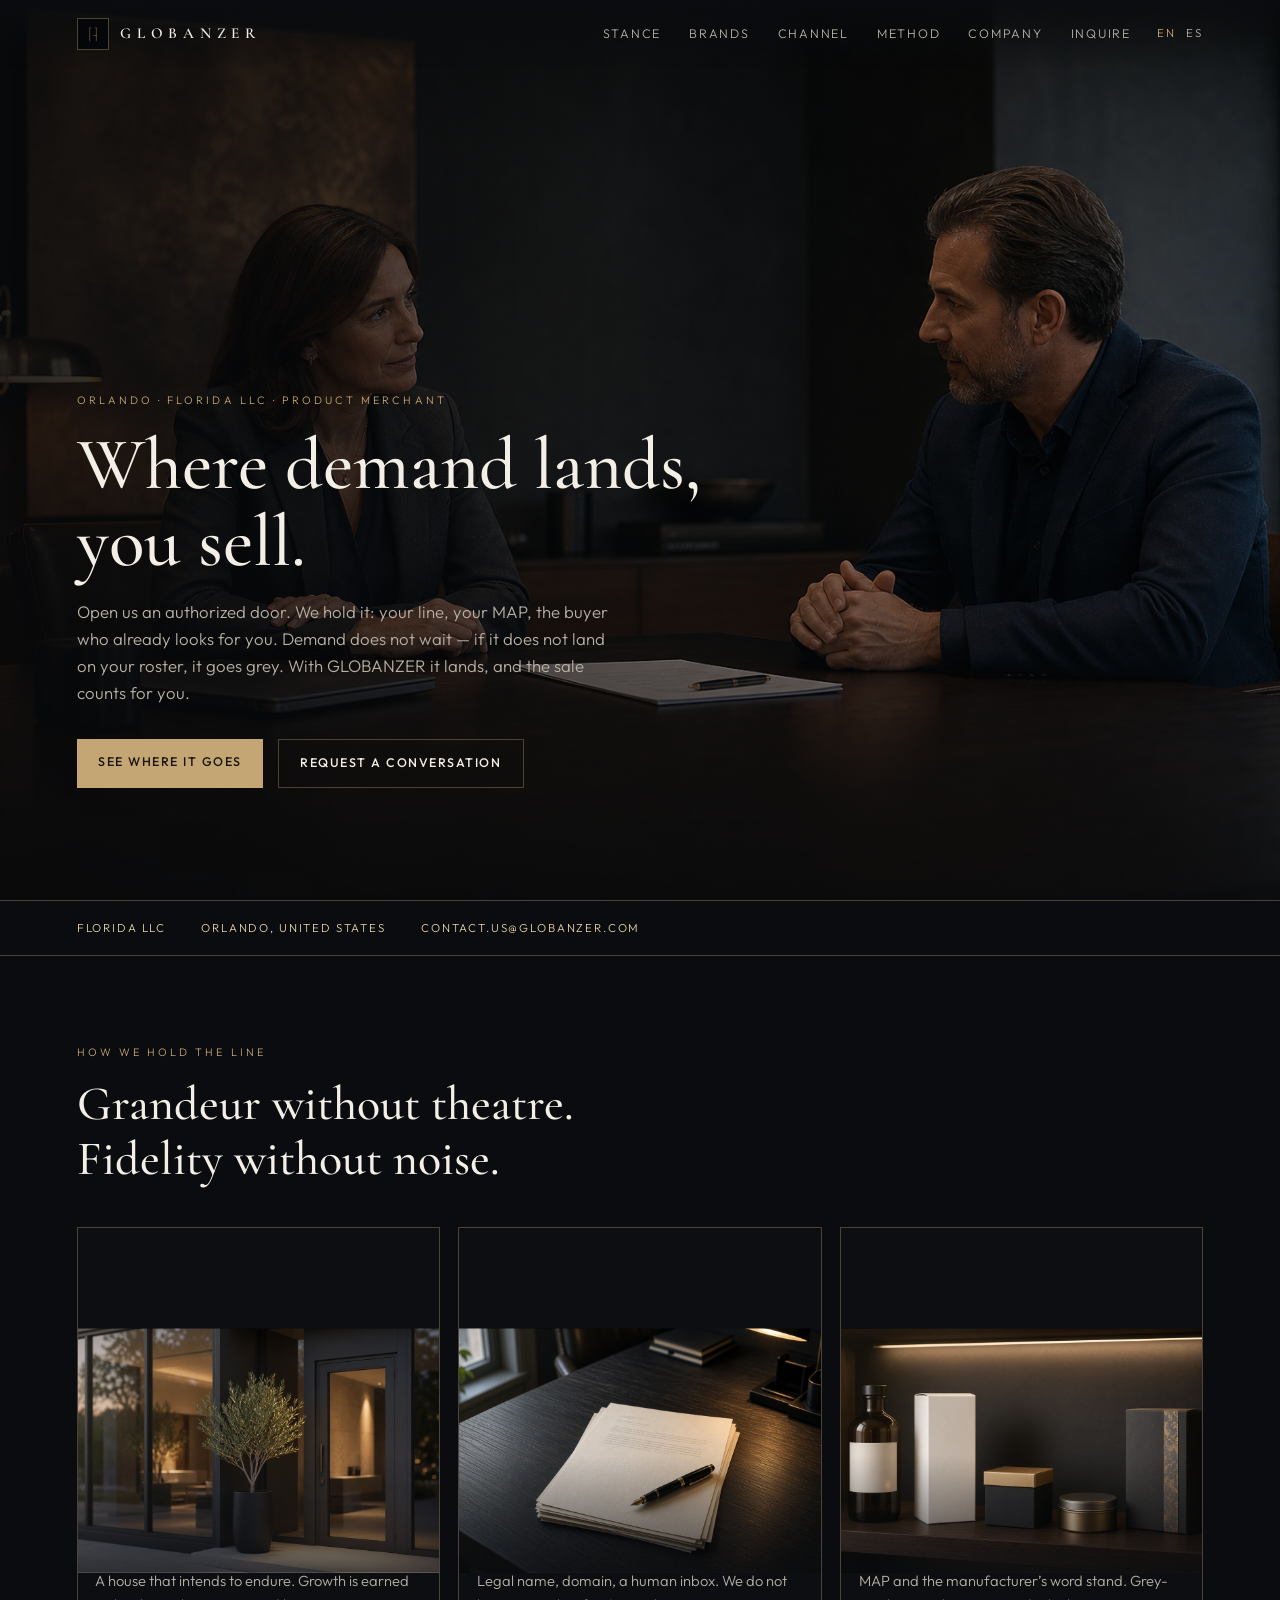
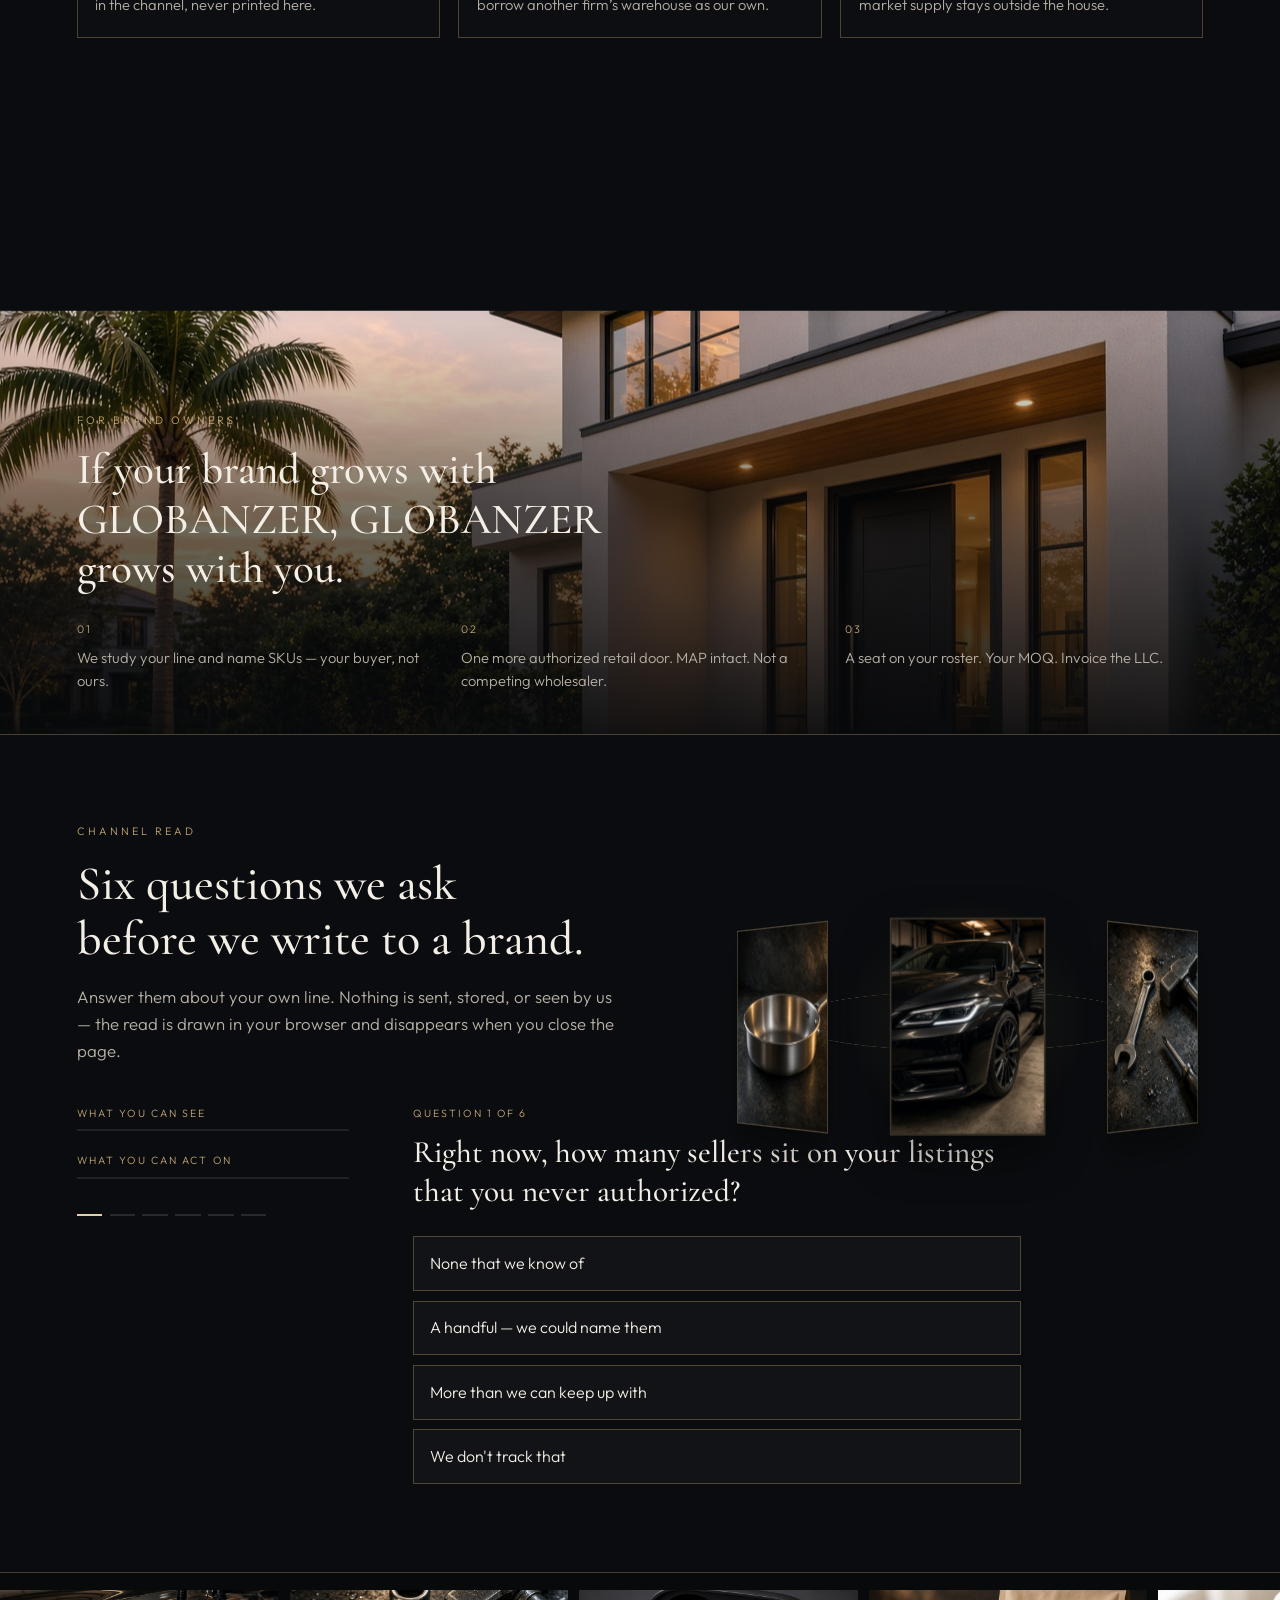
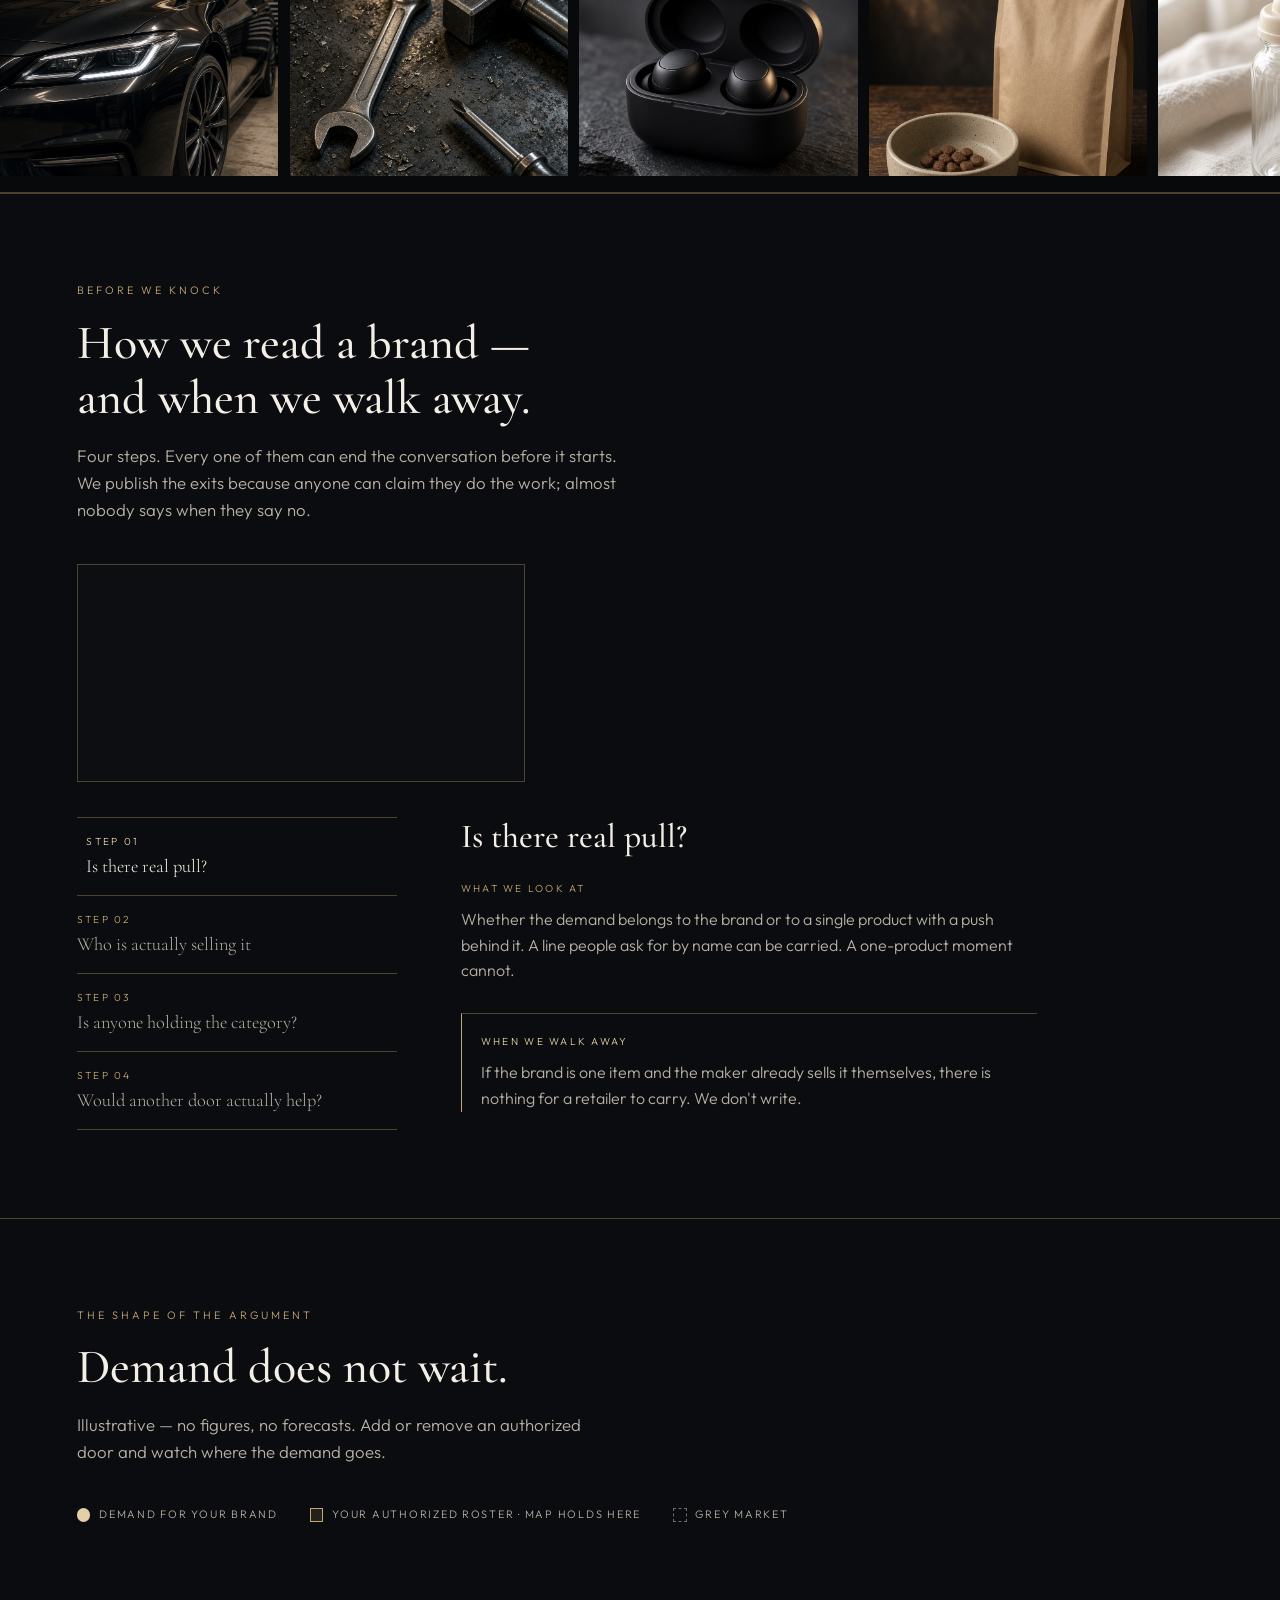
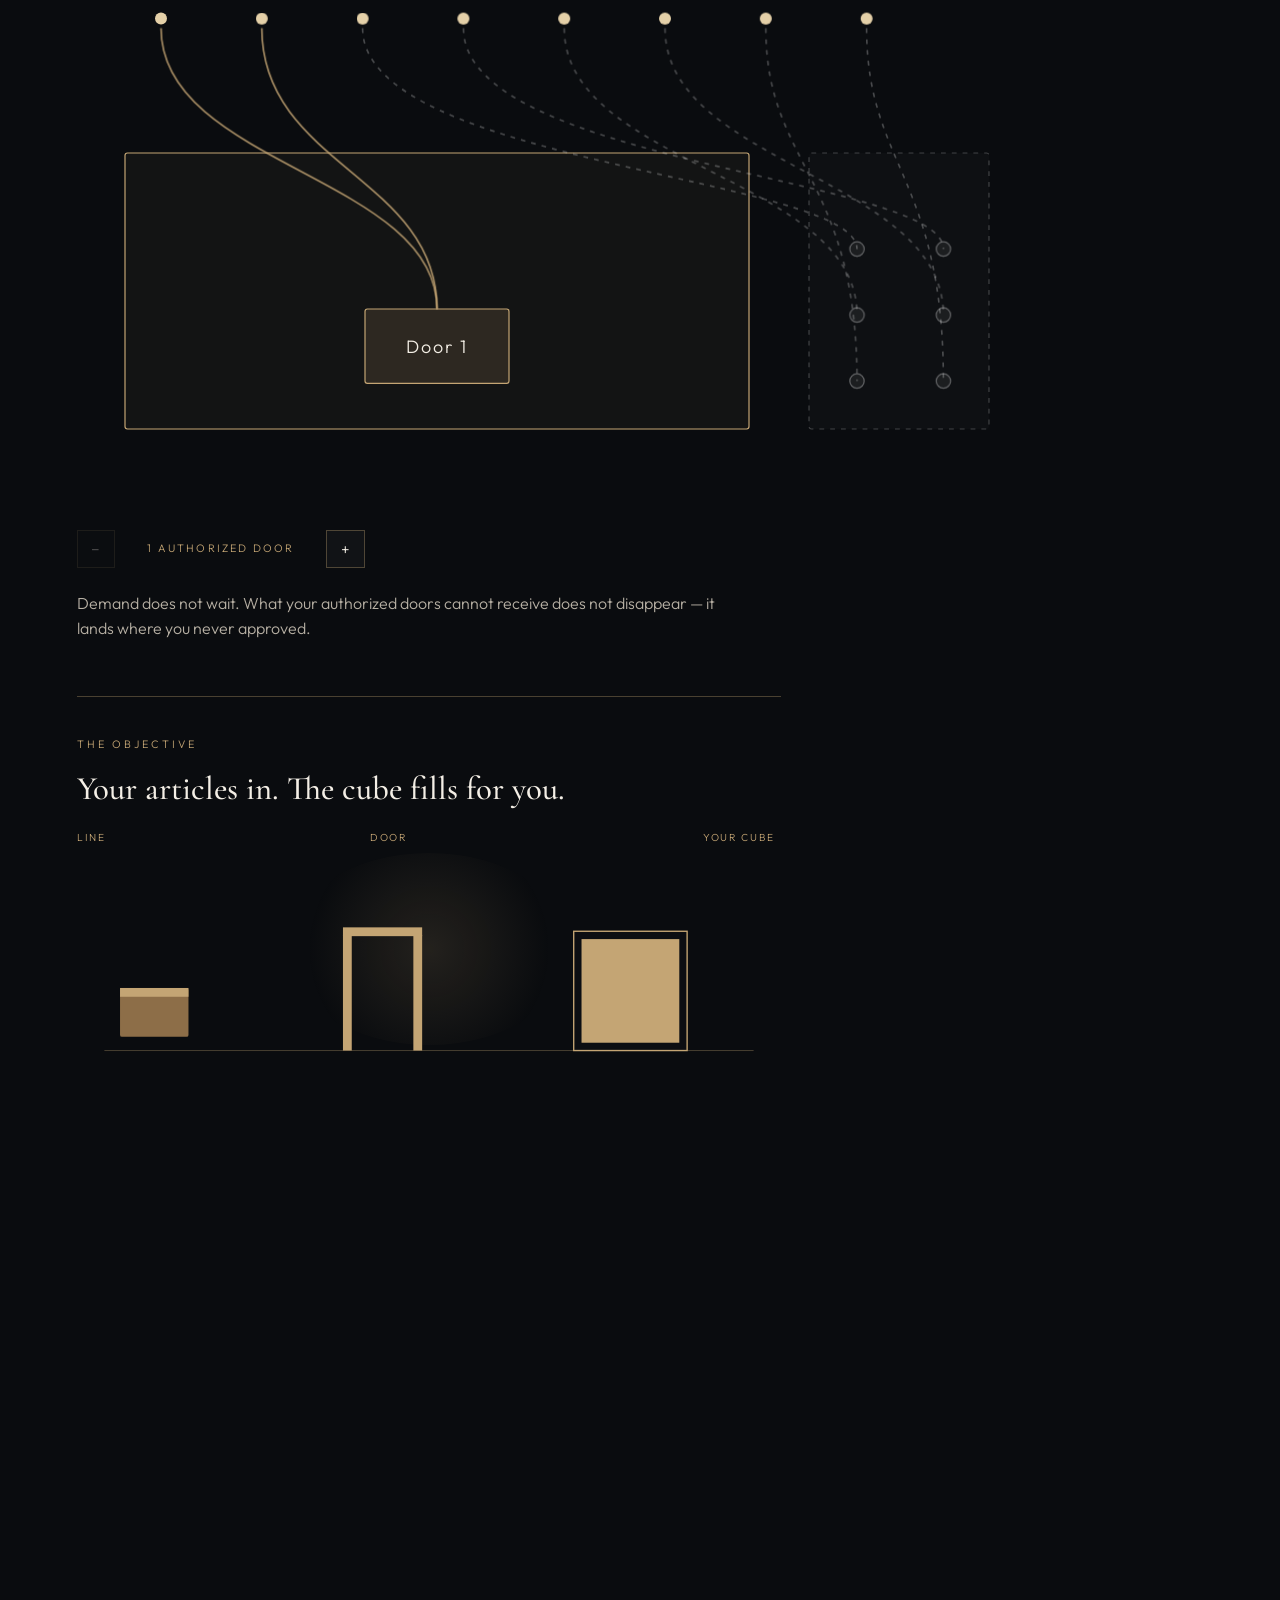
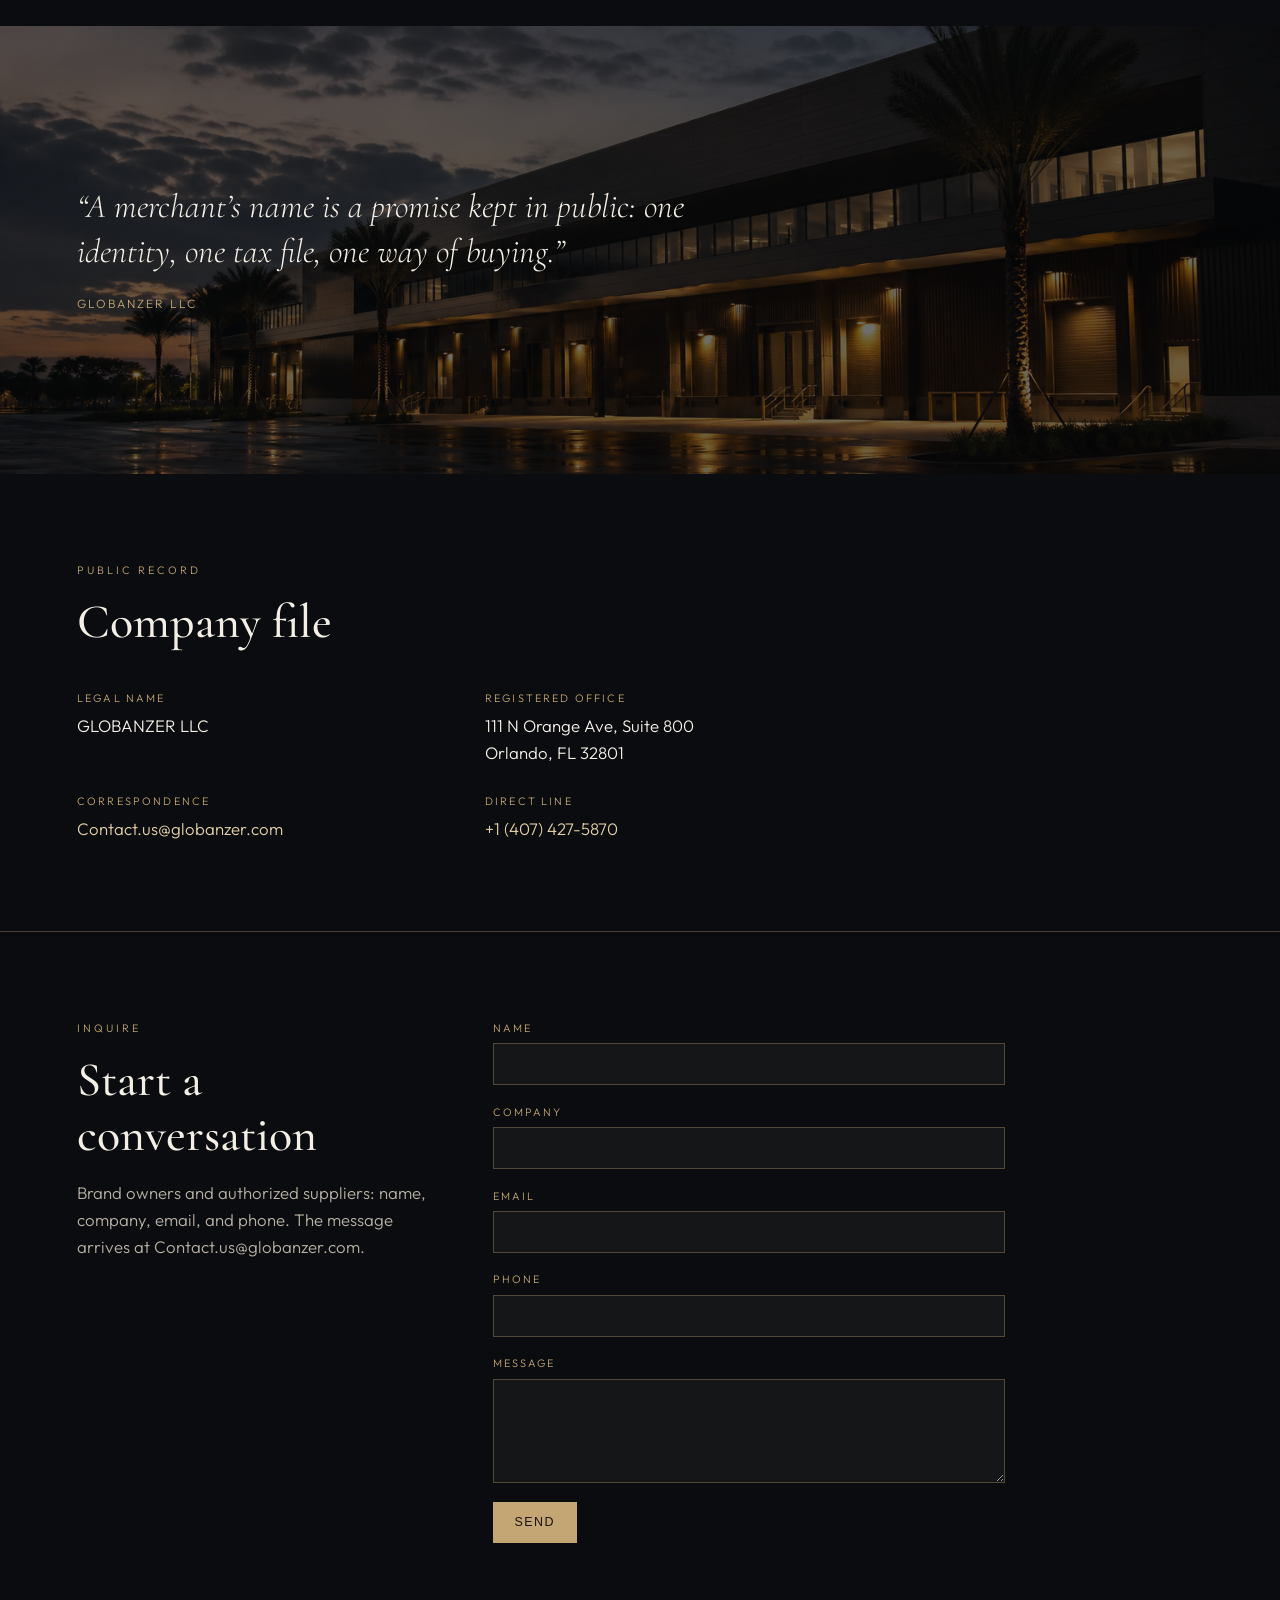
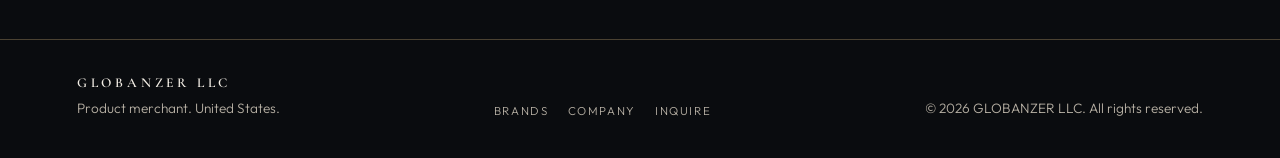
<file: index.html>
<!DOCTYPE html>
<html lang="en">
<head>
  <meta charset="utf-8" />
  <meta name="viewport" content="width=device-width, initial-scale=1" />
  <title>GLOBANZER LLC — Where demand lands, you sell</title>
  <meta name="description" content="Where demand lands, you sell. GLOBANZER is an authorized door — MAP intact — so that demand counts for you. Orlando." />
  <link rel="canonical" href="https://globanzer.com/" />
  <meta property="og:title" content="GLOBANZER LLC — Where demand lands, you sell" />
  <meta property="og:description" content="Demand that cannot land authorized goes grey. GLOBANZER is that door. MAP intact. Orlando." />
  <meta property="og:url" content="https://globanzer.com/" />
  <meta property="og:image" content="https://globanzer.com/assets/globanzer-hero-alianza-16x9.png" />
  <meta property="og:type" content="website" />
  <meta name="theme-color" content="#0a0c0f" />
  <link rel="preconnect" href="https://fonts.googleapis.com" />
  <link rel="preconnect" href="https://fonts.gstatic.com" crossorigin />
  <link href="https://fonts.googleapis.com/css2?family=Cormorant+Garamond:ital,wght@0,500;0,600;1,500&family=Outfit:wght@300;400;500;600&display=swap" rel="stylesheet" />
  <link rel="alternate" hreflang="en" href="/" />
  <link rel="alternate" hreflang="es" href="/es/" />
  <link rel="icon" href="assets/logo-mark.png" type="image/png" />
  <link rel="stylesheet" href="styles.css" />
  <script type="application/ld+json">
  {"@context":"https://schema.org","@type":"Organization","name":"GLOBANZER LLC","url":"https://globanzer.com","email":"Contact.us@globanzer.com","telephone":"+1-407-427-5870","address":{"@type":"PostalAddress","streetAddress":"111 N Orange Ave, Suite 800","addressLocality":"Orlando","addressRegion":"FL","postalCode":"32801","addressCountry":"US"}}
  </script>
</head>
<body>
  <a class="skip" href="#partners">Skip to brands</a>
  <header class="nav">
    <a class="brand" href="#top">
      <img src="assets/logo-mark.png" alt="GLOBANZER portal mark" width="36" height="36" />
      <span>GLOBANZER</span>
    </a>
    <div class="nav-right">
      <nav class="nav-links">
        <a href="#stance">Stance</a>
        <a href="#partners">Brands</a>
        <a href="#channel">Channel</a>
        <a href="#method">Method</a>
        <a href="#file">Company</a>
        <a href="#inquire">Inquire</a>
      </nav>
      <nav class="langs" aria-label="Language">
        <a href="/" aria-current="page">EN</a>
        <a href="/es/">ES</a>
      </nav>
    </div>
  </header>

  <section class="hero" id="top">
    <div class="hero-veil"></div>
    <div class="hero-inner">
      <p class="eyebrow">Orlando · Florida LLC · Product merchant</p>
      <h1>Where demand lands,<br />you sell.</h1>
      <p class="lede">
        Open us an authorized door. We hold it: your line, your MAP, the buyer who already looks for you.
        Demand does not wait — if it does not land on your roster, it goes grey. With GLOBANZER it lands, and the sale counts for you.
      </p>
      <div class="hero-actions">
        <a class="btn" href="#doors">See where it goes</a>
        <a class="btn-ghost" href="#inquire">Request a conversation</a>
      </div>
    </div>
  </section>

  <section class="ribbon">
    <span>Florida LLC</span>
    <span>Orlando, United States</span>
    <span>Contact.us@globanzer.com</span>
  </section>

  <section class="stance" id="stance">
    <header class="section-head">
      <p class="eyebrow">How we hold the line</p>
      <h2>Grandeur without theatre.<br />Fidelity without noise.</h2>
    </header>
    <div class="frames">
      <article class="frame">
        <div class="frame-media" data-parallax>
          <img class="frame-shot" src="assets/globanzer-frame-door.png" alt="A contemporary glass door, warm light at the threshold" width="1200" height="900" />
        </div>
        <div class="frame-cap">
          <p class="num">01</p>
          <h3>The door</h3>
          <p>A house that intends to endure. Growth is earned in the channel, never printed here.</p>
        </div>
      </article>
      <article class="frame">
        <div class="frame-media" data-parallax>
          <img class="frame-shot" src="assets/globanzer-frame-paper.png" alt="A real desk, paper and a pen in lamp light" width="1200" height="900" />
        </div>
        <div class="frame-cap">
          <p class="num">02</p>
          <h3>The paper</h3>
          <p>Legal name, domain, a human inbox. We do not borrow another firm’s warehouse as our own.</p>
        </div>
      </article>
      <article class="frame">
        <div class="frame-media" data-parallax>
          <img class="frame-shot" src="assets/globanzer-frame-line.png" alt="A mixed retail line on a quiet shelf" width="1200" height="900" />
        </div>
        <div class="frame-cap">
          <p class="num">03</p>
          <h3>The line</h3>
          <p>MAP and the manufacturer’s word stand. Grey-market supply stays outside the house.</p>
        </div>
      </article>
    </div>
  </section>

  <section class="chapter" id="partners">
    <figure class="chapter-bleed">
      <div class="chapter-shot" data-parallax>
        <img src="assets/globanzer-chapter-demand.png" alt="A parcel at a modern American front door" width="1920" height="1080" />
      </div>
      <figcaption>
        <p class="eyebrow">For brand owners</p>
        <h2>If your brand grows with GLOBANZER, GLOBANZER grows with you.</h2>
        <ul class="chapter-lines">
          <li><span>01</span> We study your line and name SKUs — your buyer, not ours.</li>
          <li><span>02</span> One more authorized retail door. MAP intact. Not a competing wholesaler.</li>
          <li><span>03</span> A seat on your roster. Your MOQ. Invoice the LLC.</li>
        </ul>
      </figcaption>
    </figure>
  </section>

  <section class="diag" id="channel">
    <div class="orbit" aria-hidden="true">
      <div class="orbit-rail"></div>
      <div class="orbit-ring">
        <figure class="orbit-card" style="--i:0"><img src="assets/globanzer-orbit-auto.png" alt="" width="900" height="1200" /></figure>
        <figure class="orbit-card" style="--i:1"><img src="assets/globanzer-orbit-tools.png" alt="" width="900" height="1200" /></figure>
        <figure class="orbit-card" style="--i:2"><img src="assets/globanzer-orbit-tech.png" alt="" width="900" height="1200" /></figure>
        <figure class="orbit-card" style="--i:3"><img src="assets/globanzer-orbit-pets.png" alt="" width="900" height="1200" /></figure>
        <figure class="orbit-card" style="--i:4"><img src="assets/globanzer-orbit-baby.png" alt="" width="900" height="1200" /></figure>
        <figure class="orbit-card" style="--i:5"><img src="assets/globanzer-orbit-care.png" alt="" width="900" height="1200" /></figure>
        <figure class="orbit-card" style="--i:6"><img src="assets/globanzer-orbit-beauty.png" alt="" width="900" height="1200" /></figure>
        <figure class="orbit-card" style="--i:7"><img src="assets/globanzer-orbit-sports.png" alt="" width="900" height="1200" /></figure>
        <figure class="orbit-card" style="--i:8"><img src="assets/globanzer-orbit-kitchen.png" alt="" width="900" height="1200" /></figure>
      </div>
    </div>
    <header class="section-head">
      <p class="eyebrow">Channel read</p>
      <h2>Six questions we ask<br />before we write to a brand.</h2>
      <p class="lede">Answer them about your own line. Nothing is sent, stored, or seen by us — the read is drawn in your browser and disappears when you close the page.</p>
    </header>
    <div class="diag-shell" data-diag aria-live="polite"></div>
  </section>

  <section class="film" aria-label="Where demand lands">
    <div class="marquee">
      <div class="marquee-track">
        <img src="assets/globanzer-orbit-auto.png" alt="" width="900" height="1200" />
        <img src="assets/globanzer-orbit-tools.png" alt="" width="900" height="1200" />
        <img src="assets/globanzer-orbit-tech.png" alt="" width="900" height="1200" />
        <img src="assets/globanzer-orbit-pets.png" alt="" width="900" height="1200" />
        <img src="assets/globanzer-orbit-baby.png" alt="" width="900" height="1200" />
        <img src="assets/globanzer-orbit-care.png" alt="" width="900" height="1200" />
        <img src="assets/globanzer-orbit-beauty.png" alt="" width="900" height="1200" />
        <img src="assets/globanzer-orbit-sports.png" alt="" width="900" height="1200" />
        <img src="assets/globanzer-orbit-kitchen.png" alt="" width="900" height="1200" />
        <img src="assets/globanzer-orbit-auto.png" alt="" width="900" height="1200" />
        <img src="assets/globanzer-orbit-tools.png" alt="" width="900" height="1200" />
        <img src="assets/globanzer-orbit-tech.png" alt="" width="900" height="1200" />
        <img src="assets/globanzer-orbit-pets.png" alt="" width="900" height="1200" />
        <img src="assets/globanzer-orbit-baby.png" alt="" width="900" height="1200" />
        <img src="assets/globanzer-orbit-care.png" alt="" width="900" height="1200" />
        <img src="assets/globanzer-orbit-beauty.png" alt="" width="900" height="1200" />
        <img src="assets/globanzer-orbit-sports.png" alt="" width="900" height="1200" />
        <img src="assets/globanzer-orbit-kitchen.png" alt="" width="900" height="1200" />
      </div>
    </div>
  </section>

  <section class="steps" id="method">
    <header class="section-head">
      <p class="eyebrow">Before we knock</p>
      <h2>How we read a brand —<br />and when we walk away.</h2>
      <p class="lede">Four steps. Every one of them can end the conversation before it starts. We publish the exits because anyone can claim they do the work; almost nobody says when they say no.</p>
    </header>
    <div class="method-lay">
      <figure class="method-plate">
        <div class="method-shot" data-parallax>
          <img src="assets/globanzer-frame-paper.png" alt="Paper on a desk under a lamp" width="1200" height="900" />
        </div>
      </figure>
      <div class="steps-shell" data-steps></div>
    </div>
  </section>

  <section class="doors" id="doors">
    <header class="section-head">
      <p class="eyebrow">The shape of the argument</p>
      <h2>Demand does not wait.</h2>
      <p class="lede">Illustrative — no figures, no forecasts. Add or remove an authorized door and watch where the demand goes.</p>
    </header>
    <div class="doors-shell" data-doors></div>
    <aside class="convert">
      <p class="eyebrow">The objective</p>
      <h3>Your articles in. The cube fills for you.</h3>
      <div class="convert-labs" aria-hidden="true"><span>Line</span><span>Door</span><span>Your cube</span></div>
      <div class="convert-stage" aria-hidden="true">
        <svg viewBox="0 0 720 240" xmlns="http://www.w3.org/2000/svg">
          <line x1="28" y1="200" x2="692" y2="200" stroke="rgba(196,165,116,0.35)" />
          <g class="convert-box">
            <rect x="44" y="136" width="70" height="50" rx="2" fill="#8d6e48" />
            <rect x="44" y="136" width="70" height="9" fill="#c4a574" />
          </g>
          <g class="convert-portal">
            <rect x="272" y="82" width="9" height="118" fill="#c4a574" />
            <rect x="344" y="82" width="9" height="118" fill="#c4a574" />
            <rect x="272" y="74" width="81" height="9" fill="#c4a574" />
          </g>
          <g class="convert-cube">
            <rect x="508" y="78" width="116" height="122" fill="#0c0e12" stroke="#c4a574" stroke-width="1.4" />
            <rect class="convert-fill" x="516" y="86" width="100" height="106" fill="#c4a574" />
          </g>
        </svg>
        <p class="convert-mark">Top sales</p>
      </div>
    </aside>
  </section>

  <figure class="band">
    <div class="band-shot" data-parallax>
      <img src="assets/globanzer-marquee-land.png" alt="Demand landing on the counter" width="1200" height="900" />
    </div>
  </figure>

  <section class="campus">
    <div class="campus-veil"></div>
    <blockquote>
      <p>“A merchant’s name is a promise kept in public: one identity, one tax file, one way of buying.”</p>
      <cite>GLOBANZER LLC</cite>
    </blockquote>
  </section>

  <section class="file" id="file">
    <header class="section-head">
      <p class="eyebrow">Public record</p>
      <h2>Company file</h2>
    </header>
    <dl>
      <div><dt>Legal name</dt><dd>GLOBANZER LLC</dd></div>
      <div><dt>Registered office</dt><dd>111 N Orange Ave, Suite 800<br />Orlando, FL 32801</dd></div>
      <div><dt>Correspondence</dt><dd><a href="mailto:Contact.us@globanzer.com">Contact.us@globanzer.com</a></dd></div>
      <div><dt>Direct line</dt><dd><a href="tel:+14074275870">+1 (407) 427-5870</a></dd></div>
    </dl>
  </section>

  <section class="inquire" id="inquire">
    <div class="inquire-grid">
      <header class="section-head">
        <p class="eyebrow">Inquire</p>
        <h2>Start a conversation</h2>
        <p class="lede">Brand owners and authorized suppliers: name, company, email, and phone. The message arrives at Contact.us@globanzer.com.</p>
      </header>
      <form id="inquire-form" data-sending="Sending…" data-ok="Received. We will reply from Contact.us@globanzer.com." data-err="Could not send. Email Contact.us@globanzer.com directly.">
        <label>Name <input type="text" name="name" required autocomplete="name" /></label>
        <label>Company <input type="text" name="company" autocomplete="organization" /></label>
        <label>Email <input type="email" name="email" required autocomplete="email" /></label>
        <label>Phone <input type="tel" name="phone" autocomplete="tel" /></label>
        <label>Message <textarea name="message" rows="4"></textarea></label>
        <input class="hp" type="text" name="_gotcha" tabindex="-1" autocomplete="off" />
        <button class="btn" type="submit">Send</button>
        <p id="inquire-status" hidden></p>
      </form>
    </div>
  </section>

  <footer>
    <div>
      <strong>GLOBANZER LLC</strong>
      <p>Product merchant. United States.</p>
    </div>
    <nav class="foot-links" aria-label="Footer">
      <a href="#partners">Brands</a>
      <a href="#file">Company</a>
      <a href="#inquire">Inquire</a>
    </nav>
    <p class="copy">© 2026 GLOBANZER LLC. All rights reserved.</p>
  </footer>
  <script src="assets/inquire.js"></script>
  <script src="assets/channel.js"></script>
  <script src="assets/method.js"></script>
  <script src="assets/motion.js"></script>
</body>
</html>
</file>
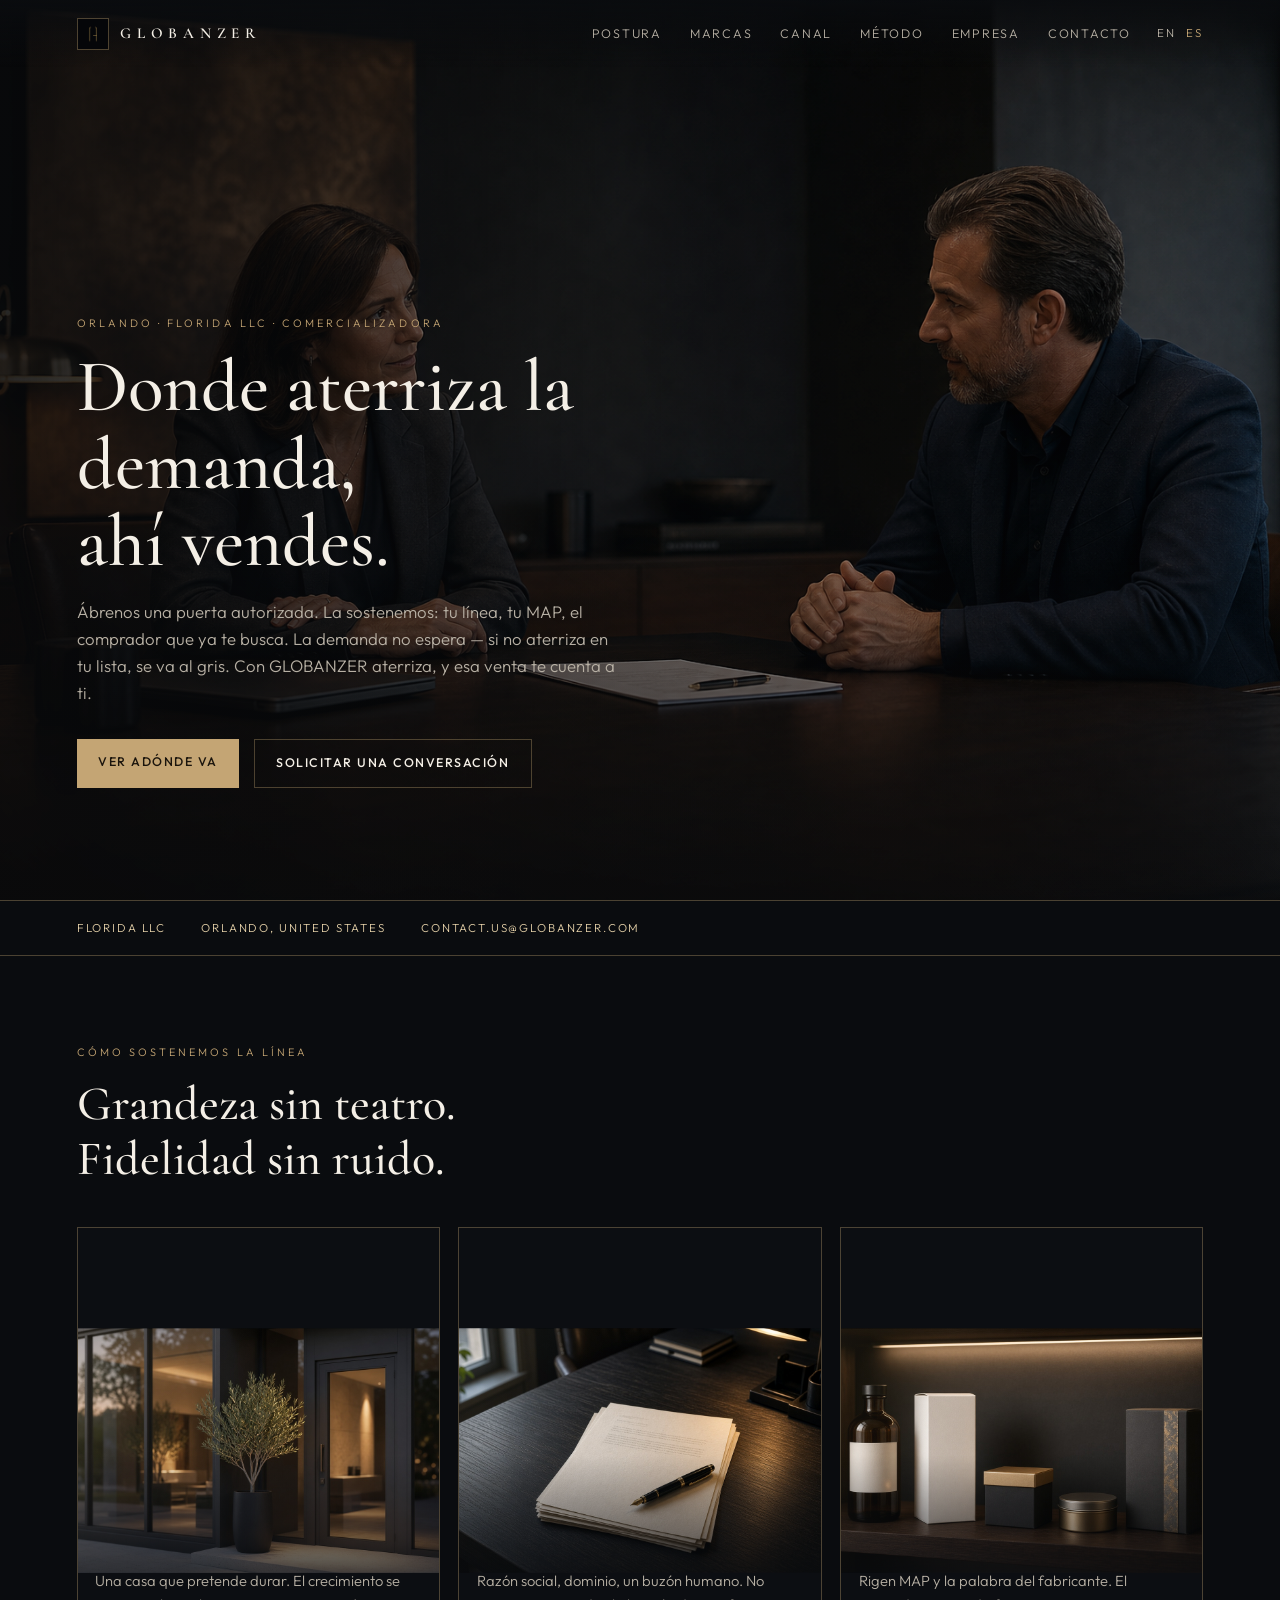
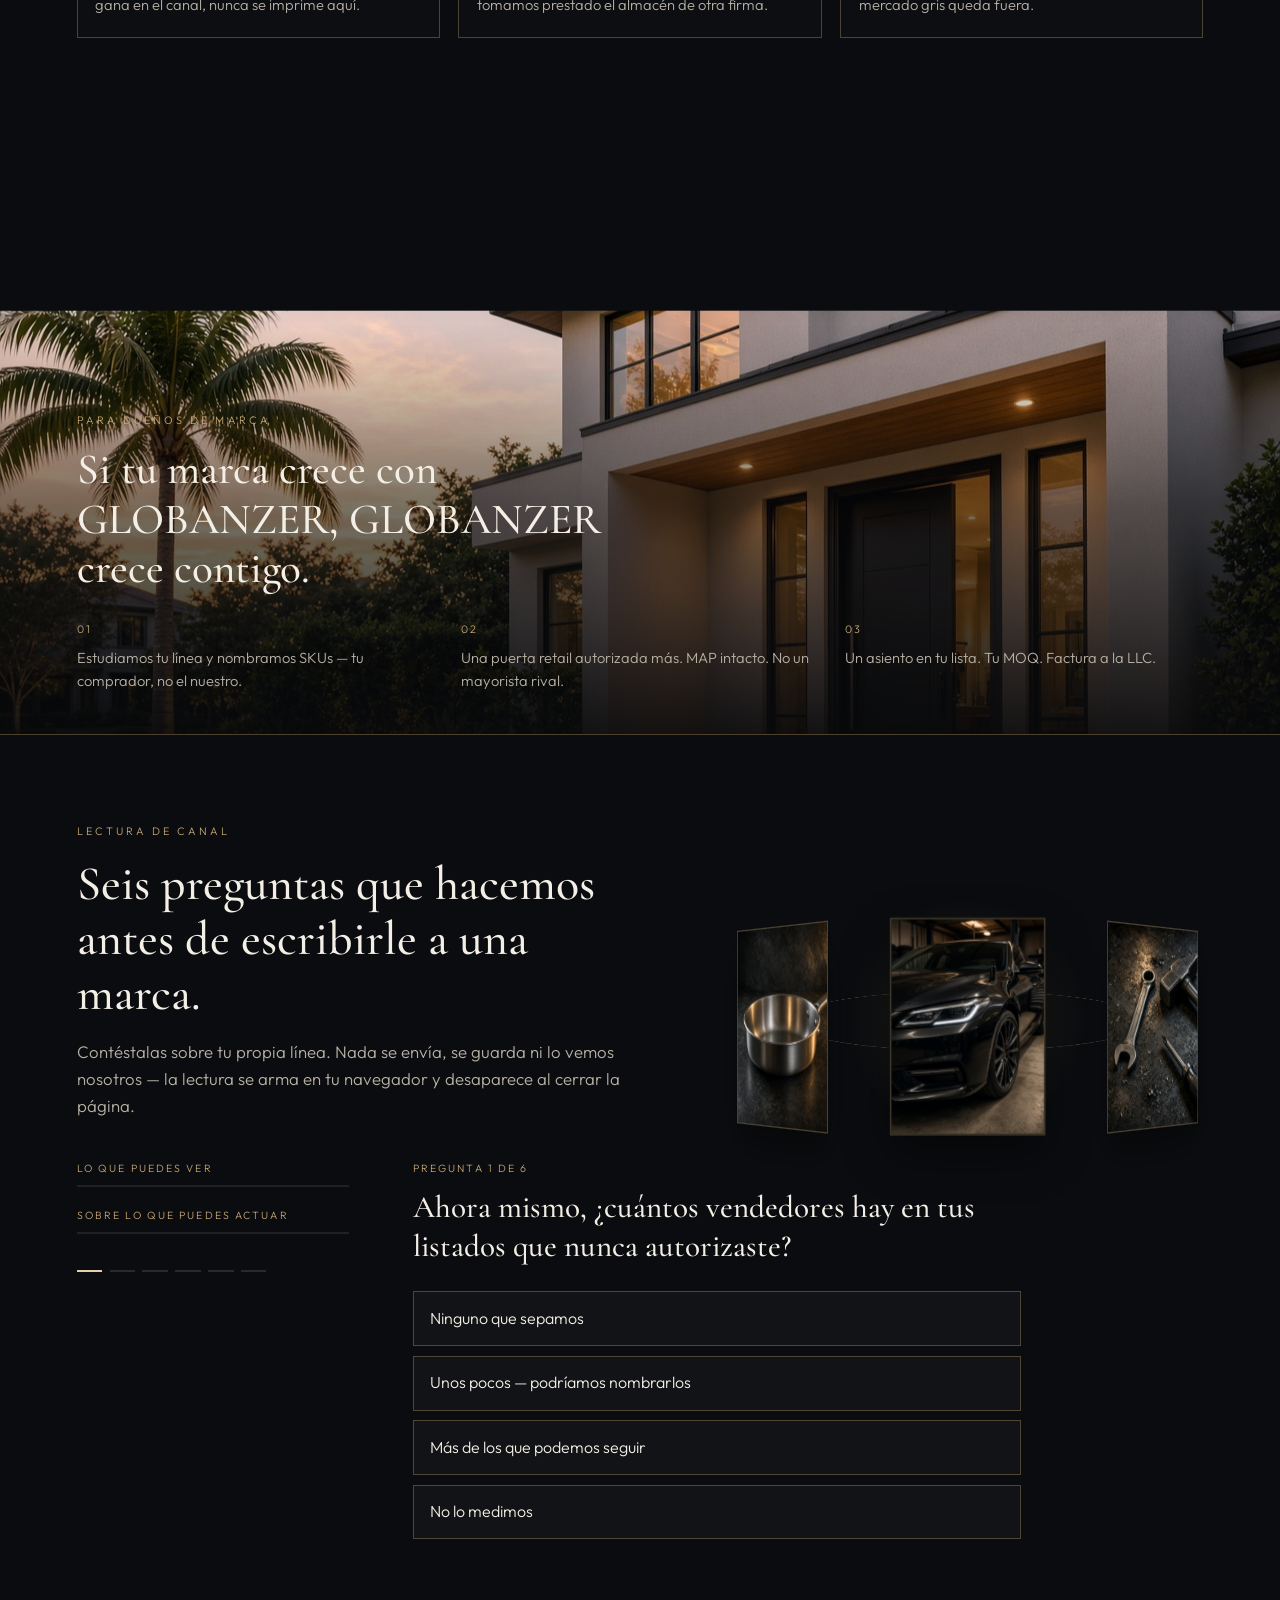
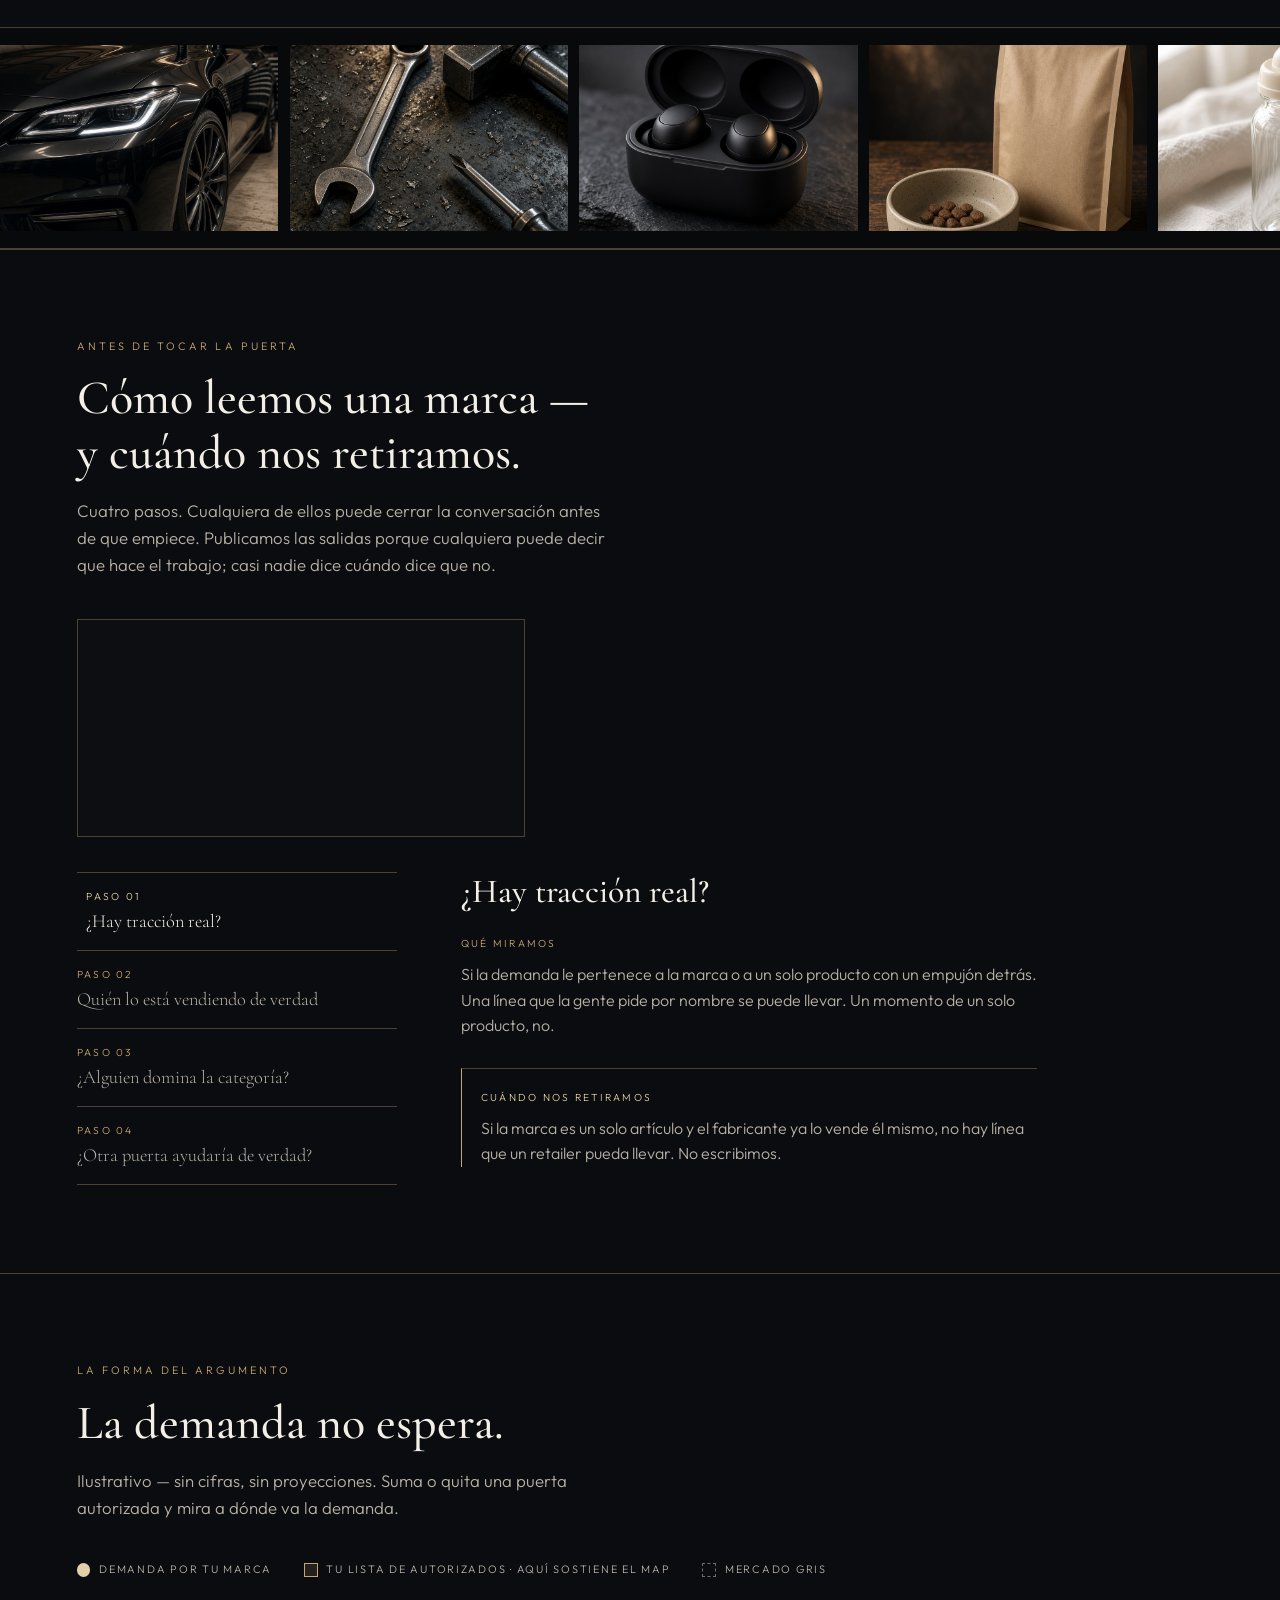
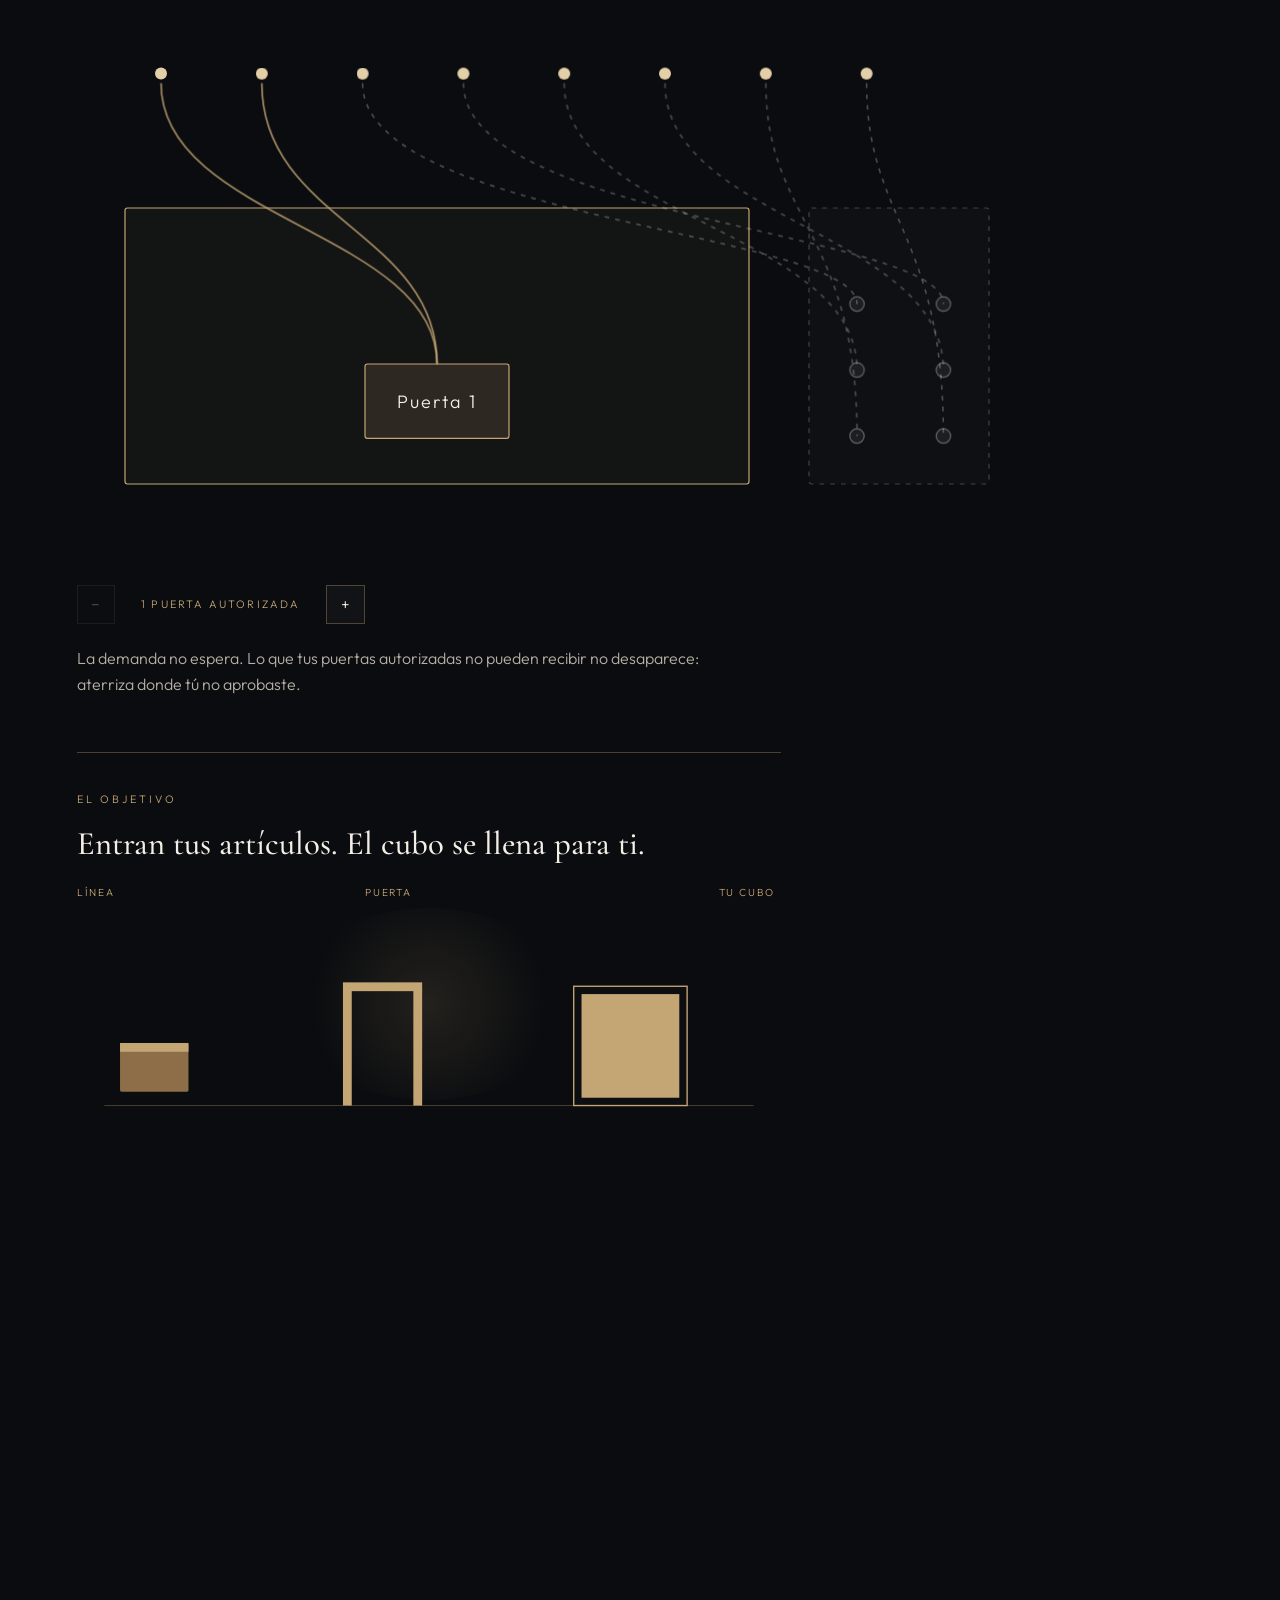
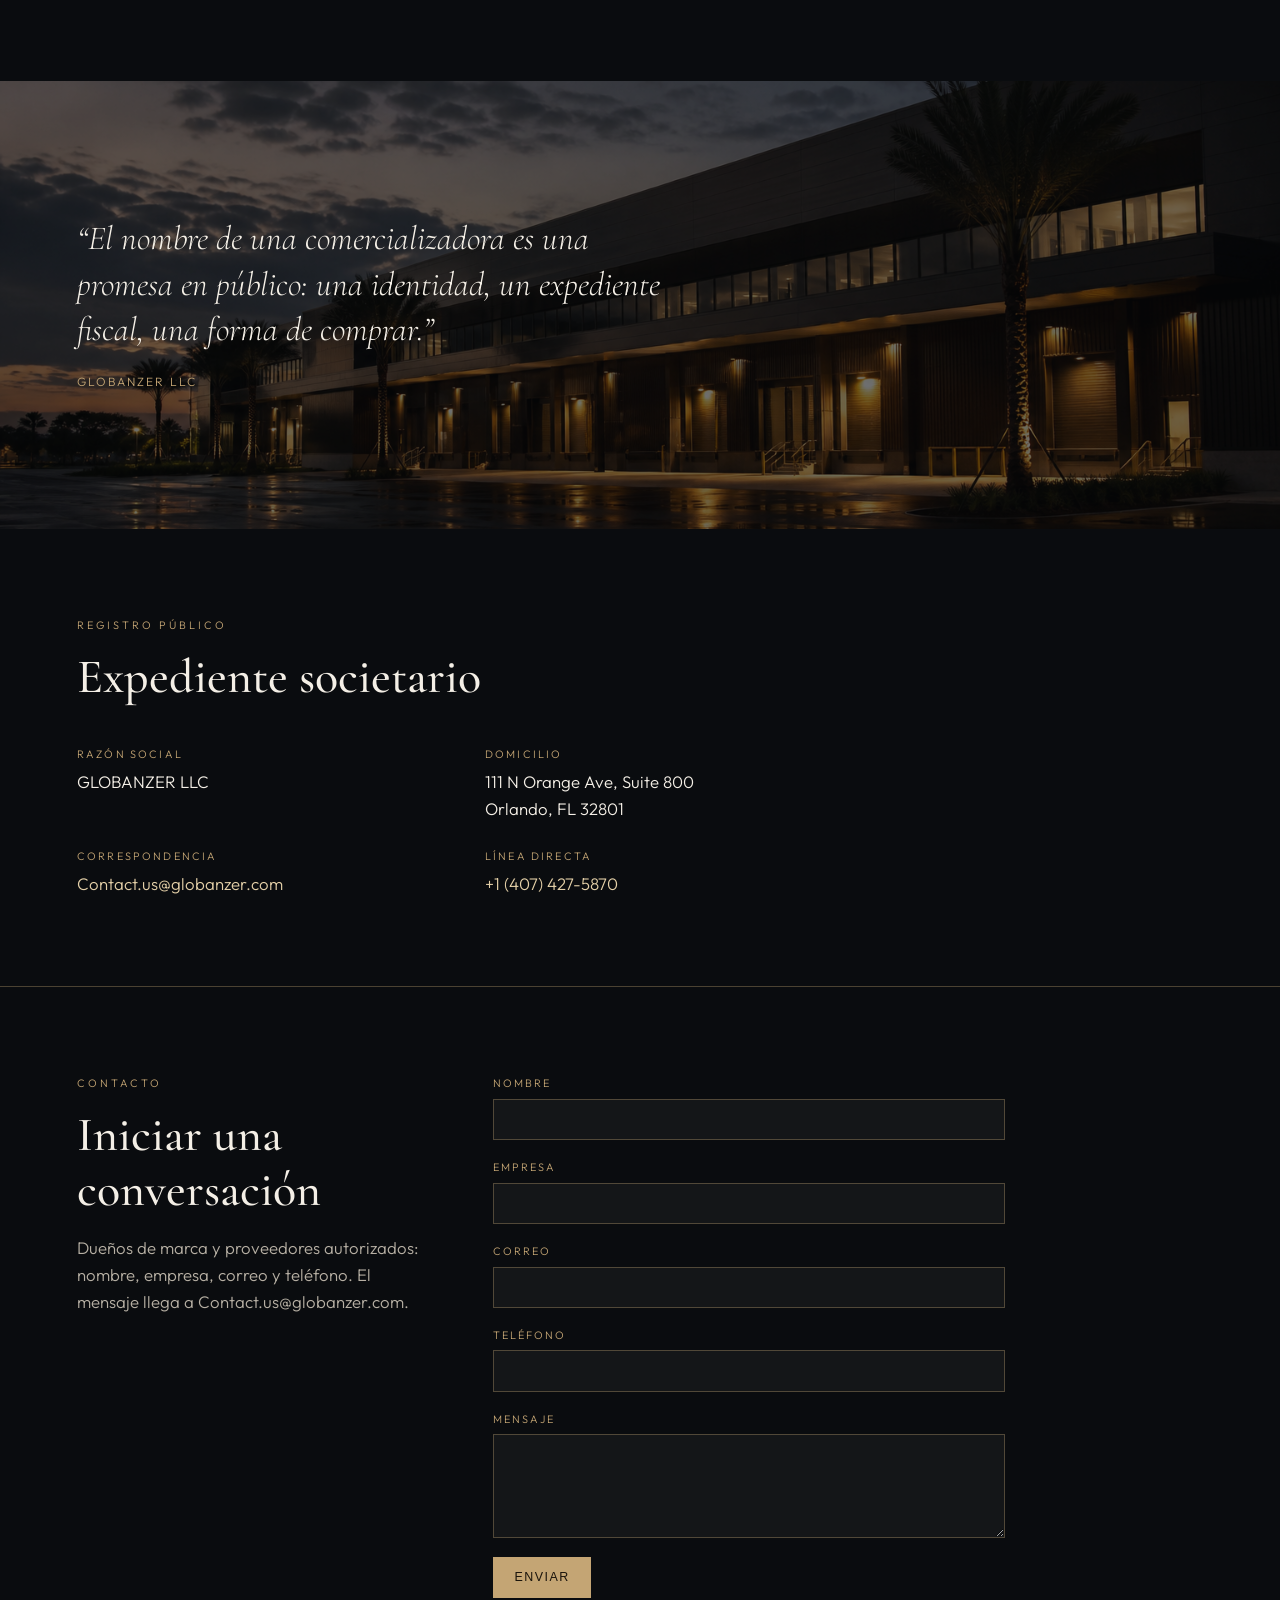
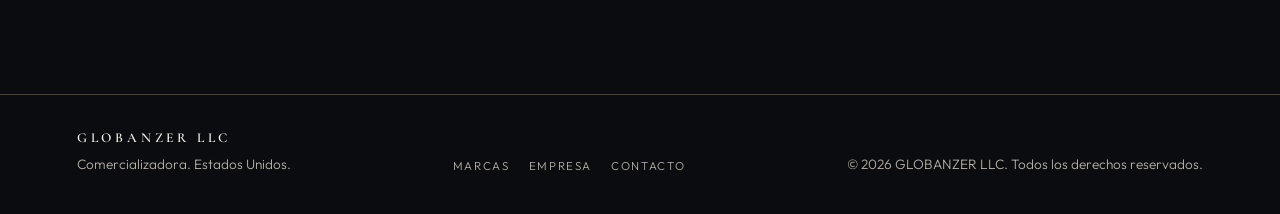
<file: es/index.html>
<!DOCTYPE html>
<html lang="es">
<head>
  <meta charset="utf-8" />
  <meta name="viewport" content="width=device-width, initial-scale=1" />
  <title>GLOBANZER LLC — Donde aterriza la demanda, ahí vendes</title>
  <meta name="description" content="Donde aterriza la demanda, ahí vendes. GLOBANZER es una puerta autorizada — MAP intacto — para que esa demanda te cuente a ti. Orlando." />
  <link rel="canonical" href="https://globanzer.com/es/" />
  <meta property="og:title" content="GLOBANZER LLC — Donde aterriza la demanda, ahí vendes" />
  <meta property="og:description" content="La demanda que no aterriza autorizada se va al gris. GLOBANZER es esa puerta. MAP. Orlando." />
  <meta property="og:url" content="https://globanzer.com/es/" />
  <meta property="og:image" content="https://globanzer.com/assets/globanzer-hero-alianza-16x9.png" />
  <meta property="og:type" content="website" />
  <meta name="theme-color" content="#0a0c0f" />
  <link rel="preconnect" href="https://fonts.googleapis.com" />
  <link rel="preconnect" href="https://fonts.gstatic.com" crossorigin />
  <link href="https://fonts.googleapis.com/css2?family=Cormorant+Garamond:ital,wght@0,500;0,600;1,500&family=Outfit:wght@300;400;500;600&display=swap" rel="stylesheet" />
  <link rel="alternate" hreflang="en" href="/" />
  <link rel="alternate" hreflang="es" href="/es/" />
  <link rel="icon" href="../assets/logo-mark.png" type="image/png" />
  <link rel="stylesheet" href="../styles.css" />
  <script type="application/ld+json">
  {"@context":"https://schema.org","@type":"Organization","name":"GLOBANZER LLC","url":"https://globanzer.com","email":"Contact.us@globanzer.com","telephone":"+1-407-427-5870","address":{"@type":"PostalAddress","streetAddress":"111 N Orange Ave, Suite 800","addressLocality":"Orlando","addressRegion":"FL","postalCode":"32801","addressCountry":"US"}}
  </script>
</head>
<body>
  <a class="skip" href="#partners">Ir a marcas</a>
  <header class="nav">
    <a class="brand" href="#top">
      <img src="../assets/logo-mark.png" alt="Emblema portal GLOBANZER" width="36" height="36" />
      <span>GLOBANZER</span>
    </a>
    <div class="nav-right">
      <nav class="nav-links">
        <a href="#stance">Postura</a>
        <a href="#partners">Marcas</a>
        <a href="#channel">Canal</a>
        <a href="#method">Método</a>
        <a href="#file">Empresa</a>
        <a href="#inquire">Contacto</a>
      </nav>
      <nav class="langs" aria-label="Idioma">
        <a href="/">EN</a>
        <a href="/es/" aria-current="page">ES</a>
      </nav>
    </div>
  </header>

  <section class="hero" id="top">
    <div class="hero-veil"></div>
    <div class="hero-inner">
      <p class="eyebrow">Orlando · Florida LLC · Comercializadora</p>
      <h1>Donde aterriza la demanda,<br />ahí vendes.</h1>
      <p class="lede">
        Ábrenos una puerta autorizada. La sostenemos: tu línea, tu MAP, el comprador que ya te busca.
        La demanda no espera — si no aterriza en tu lista, se va al gris. Con GLOBANZER aterriza, y esa venta te cuenta a ti.
      </p>
      <div class="hero-actions">
        <a class="btn" href="#doors">Ver adónde va</a>
        <a class="btn-ghost" href="#inquire">Solicitar una conversación</a>
      </div>
    </div>
  </section>

  <section class="ribbon">
    <span>Florida LLC</span>
    <span>Orlando, United States</span>
    <span>Contact.us@globanzer.com</span>
  </section>

  <section class="stance" id="stance">
    <header class="section-head">
      <p class="eyebrow">Cómo sostenemos la línea</p>
      <h2>Grandeza sin teatro.<br />Fidelidad sin ruido.</h2>
    </header>
    <div class="frames">
      <article class="frame">
        <div class="frame-media" data-parallax>
          <img class="frame-shot" src="../assets/globanzer-frame-door.png" alt="Una puerta de vidrio contemporánea, luz cálida en el umbral" width="1200" height="900" />
        </div>
        <div class="frame-cap">
          <p class="num">01</p>
          <h3>La puerta</h3>
          <p>Una casa que pretende durar. El crecimiento se gana en el canal, nunca se imprime aquí.</p>
        </div>
      </article>
      <article class="frame">
        <div class="frame-media" data-parallax>
          <img class="frame-shot" src="../assets/globanzer-frame-paper.png" alt="Un escritorio real, papel y pluma a la lámpara" width="1200" height="900" />
        </div>
        <div class="frame-cap">
          <p class="num">02</p>
          <h3>El papel</h3>
          <p>Razón social, dominio, un buzón humano. No tomamos prestado el almacén de otra firma.</p>
        </div>
      </article>
      <article class="frame">
        <div class="frame-media" data-parallax>
          <img class="frame-shot" src="../assets/globanzer-frame-line.png" alt="Una línea retail mixta, en orden" width="1200" height="900" />
        </div>
        <div class="frame-cap">
          <p class="num">03</p>
          <h3>La línea</h3>
          <p>Rigen MAP y la palabra del fabricante. El mercado gris queda fuera.</p>
        </div>
      </article>
    </div>
  </section>

  <section class="chapter" id="partners">
    <figure class="chapter-bleed">
      <div class="chapter-shot" data-parallax>
        <img src="../assets/globanzer-chapter-demand.png" alt="Un paquete en la puerta de una casa moderna" width="1920" height="1080" />
      </div>
      <figcaption>
        <p class="eyebrow">Para dueños de marca</p>
        <h2>Si tu marca crece con GLOBANZER, GLOBANZER crece contigo.</h2>
        <ul class="chapter-lines">
          <li><span>01</span> Estudiamos tu línea y nombramos SKUs — tu comprador, no el nuestro.</li>
          <li><span>02</span> Una puerta retail autorizada más. MAP intacto. No un mayorista rival.</li>
          <li><span>03</span> Un asiento en tu lista. Tu MOQ. Factura a la LLC.</li>
        </ul>
      </figcaption>
    </figure>
  </section>

  <section class="diag" id="channel">
    <div class="orbit" aria-hidden="true">
      <div class="orbit-rail"></div>
      <div class="orbit-ring">
        <figure class="orbit-card" style="--i:0"><img src="../assets/globanzer-orbit-auto.png" alt="" width="900" height="1200" /></figure>
        <figure class="orbit-card" style="--i:1"><img src="../assets/globanzer-orbit-tools.png" alt="" width="900" height="1200" /></figure>
        <figure class="orbit-card" style="--i:2"><img src="../assets/globanzer-orbit-tech.png" alt="" width="900" height="1200" /></figure>
        <figure class="orbit-card" style="--i:3"><img src="../assets/globanzer-orbit-pets.png" alt="" width="900" height="1200" /></figure>
        <figure class="orbit-card" style="--i:4"><img src="../assets/globanzer-orbit-baby.png" alt="" width="900" height="1200" /></figure>
        <figure class="orbit-card" style="--i:5"><img src="../assets/globanzer-orbit-care.png" alt="" width="900" height="1200" /></figure>
        <figure class="orbit-card" style="--i:6"><img src="../assets/globanzer-orbit-beauty.png" alt="" width="900" height="1200" /></figure>
        <figure class="orbit-card" style="--i:7"><img src="../assets/globanzer-orbit-sports.png" alt="" width="900" height="1200" /></figure>
        <figure class="orbit-card" style="--i:8"><img src="../assets/globanzer-orbit-kitchen.png" alt="" width="900" height="1200" /></figure>
      </div>
    </div>
    <header class="section-head">
      <p class="eyebrow">Lectura de canal</p>
      <h2>Seis preguntas que hacemos<br />antes de escribirle a una marca.</h2>
      <p class="lede">Contéstalas sobre tu propia línea. Nada se envía, se guarda ni lo vemos nosotros — la lectura se arma en tu navegador y desaparece al cerrar la página.</p>
    </header>
    <div class="diag-shell" data-diag aria-live="polite"></div>
  </section>

  <section class="film" aria-label="Adónde aterriza">
    <div class="marquee">
      <div class="marquee-track">
        <img src="../assets/globanzer-orbit-auto.png" alt="" width="900" height="1200" />
        <img src="../assets/globanzer-orbit-tools.png" alt="" width="900" height="1200" />
        <img src="../assets/globanzer-orbit-tech.png" alt="" width="900" height="1200" />
        <img src="../assets/globanzer-orbit-pets.png" alt="" width="900" height="1200" />
        <img src="../assets/globanzer-orbit-baby.png" alt="" width="900" height="1200" />
        <img src="../assets/globanzer-orbit-care.png" alt="" width="900" height="1200" />
        <img src="../assets/globanzer-orbit-beauty.png" alt="" width="900" height="1200" />
        <img src="../assets/globanzer-orbit-sports.png" alt="" width="900" height="1200" />
        <img src="../assets/globanzer-orbit-kitchen.png" alt="" width="900" height="1200" />
        <img src="../assets/globanzer-orbit-auto.png" alt="" width="900" height="1200" />
        <img src="../assets/globanzer-orbit-tools.png" alt="" width="900" height="1200" />
        <img src="../assets/globanzer-orbit-tech.png" alt="" width="900" height="1200" />
        <img src="../assets/globanzer-orbit-pets.png" alt="" width="900" height="1200" />
        <img src="../assets/globanzer-orbit-baby.png" alt="" width="900" height="1200" />
        <img src="../assets/globanzer-orbit-care.png" alt="" width="900" height="1200" />
        <img src="../assets/globanzer-orbit-beauty.png" alt="" width="900" height="1200" />
        <img src="../assets/globanzer-orbit-sports.png" alt="" width="900" height="1200" />
        <img src="../assets/globanzer-orbit-kitchen.png" alt="" width="900" height="1200" />
      </div>
    </div>
  </section>

  <section class="steps" id="method">
    <header class="section-head">
      <p class="eyebrow">Antes de tocar la puerta</p>
      <h2>Cómo leemos una marca —<br />y cuándo nos retiramos.</h2>
      <p class="lede">Cuatro pasos. Cualquiera de ellos puede cerrar la conversación antes de que empiece. Publicamos las salidas porque cualquiera puede decir que hace el trabajo; casi nadie dice cuándo dice que no.</p>
    </header>
    <div class="method-lay">
      <figure class="method-plate">
        <div class="method-shot" data-parallax>
          <img src="../assets/globanzer-frame-paper.png" alt="Papel en un escritorio bajo la lámpara" width="1200" height="900" />
        </div>
      </figure>
      <div class="steps-shell" data-steps></div>
    </div>
  </section>

  <section class="doors" id="doors">
    <header class="section-head">
      <p class="eyebrow">La forma del argumento</p>
      <h2>La demanda no espera.</h2>
      <p class="lede">Ilustrativo — sin cifras, sin proyecciones. Suma o quita una puerta autorizada y mira a dónde va la demanda.</p>
    </header>
    <div class="doors-shell" data-doors></div>
    <aside class="convert">
      <p class="eyebrow">El objetivo</p>
      <h3>Entran tus artículos. El cubo se llena para ti.</h3>
      <div class="convert-labs" aria-hidden="true"><span>Línea</span><span>Puerta</span><span>Tu cubo</span></div>
      <div class="convert-stage" aria-hidden="true">
        <svg viewBox="0 0 720 240" xmlns="http://www.w3.org/2000/svg">
          <line x1="28" y1="200" x2="692" y2="200" stroke="rgba(196,165,116,0.35)" />
          <g class="convert-box">
            <rect x="44" y="136" width="70" height="50" rx="2" fill="#8d6e48" />
            <rect x="44" y="136" width="70" height="9" fill="#c4a574" />
          </g>
          <g class="convert-portal">
            <rect x="272" y="82" width="9" height="118" fill="#c4a574" />
            <rect x="344" y="82" width="9" height="118" fill="#c4a574" />
            <rect x="272" y="74" width="81" height="9" fill="#c4a574" />
          </g>
          <g class="convert-cube">
            <rect x="508" y="78" width="116" height="122" fill="#0c0e12" stroke="#c4a574" stroke-width="1.4" />
            <rect class="convert-fill" x="516" y="86" width="100" height="106" fill="#c4a574" />
          </g>
        </svg>
        <p class="convert-mark">Ventas al tope</p>
      </div>
    </aside>
  </section>

  <figure class="band">
    <div class="band-shot" data-parallax>
      <img src="../assets/globanzer-marquee-land.png" alt="La demanda aterrizando en la encimera" width="1200" height="900" />
    </div>
  </figure>

  <section class="campus">
    <div class="campus-veil"></div>
    <blockquote>
      <p>“El nombre de una comercializadora es una promesa en público: una identidad, un expediente fiscal, una forma de comprar.”</p>
      <cite>GLOBANZER LLC</cite>
    </blockquote>
  </section>

  <section class="file" id="file">
    <header class="section-head">
      <p class="eyebrow">Registro público</p>
      <h2>Expediente societario</h2>
    </header>
    <dl>
      <div><dt>Razón social</dt><dd>GLOBANZER LLC</dd></div>
      <div><dt>Domicilio</dt><dd>111 N Orange Ave, Suite 800<br />Orlando, FL 32801</dd></div>
      <div><dt>Correspondencia</dt><dd><a href="mailto:Contact.us@globanzer.com">Contact.us@globanzer.com</a></dd></div>
      <div><dt>Línea directa</dt><dd><a href="tel:+14074275870">+1 (407) 427-5870</a></dd></div>
    </dl>
  </section>

  <section class="inquire" id="inquire">
    <div class="inquire-grid">
      <header class="section-head">
        <p class="eyebrow">Contacto</p>
        <h2>Iniciar una conversación</h2>
        <p class="lede">Dueños de marca y proveedores autorizados: nombre, empresa, correo y teléfono. El mensaje llega a Contact.us@globanzer.com.</p>
      </header>
      <form id="inquire-form" data-sending="Enviando…" data-ok="Recibido. Respondemos desde Contact.us@globanzer.com." data-err="No se pudo enviar. Escribe a Contact.us@globanzer.com.">
        <label>Nombre <input type="text" name="name" required autocomplete="name" /></label>
        <label>Empresa <input type="text" name="company" autocomplete="organization" /></label>
        <label>Correo <input type="email" name="email" required autocomplete="email" /></label>
        <label>Teléfono <input type="tel" name="phone" autocomplete="tel" /></label>
        <label>Mensaje <textarea name="message" rows="4"></textarea></label>
        <input class="hp" type="text" name="_gotcha" tabindex="-1" autocomplete="off" />
        <button class="btn" type="submit">Enviar</button>
        <p id="inquire-status" hidden></p>
      </form>
    </div>
  </section>

  <footer>
    <div>
      <strong>GLOBANZER LLC</strong>
      <p>Comercializadora. Estados Unidos.</p>
    </div>
    <nav class="foot-links" aria-label="Pie">
      <a href="#partners">Marcas</a>
      <a href="#file">Empresa</a>
      <a href="#inquire">Contacto</a>
    </nav>
    <p class="copy">© 2026 GLOBANZER LLC. Todos los derechos reservados.</p>
  </footer>
  <script src="../assets/inquire.js"></script>
  <script src="../assets/channel.js"></script>
  <script src="../assets/method.js"></script>
  <script src="../assets/motion.js"></script>
</body>
</html>
</file>
<file: styles.css>
:root {
  --ink: #0a0c0f;
  --panel: rgba(12, 14, 18, 0.72);
  --text: #f4efe6;
  --muted: #b7b0a4;
  --gold: #c4a574;
  --gold-2: #e4d0a8;
  --hair: rgba(196, 165, 116, 0.35);
}
* { box-sizing: border-box; }
html { scroll-behavior: smooth; }
html, body { margin: 0; padding: 0; }
body {
  font-family: Outfit, system-ui, sans-serif;
  font-weight: 300;
  background: var(--ink);
  color: var(--text);
  line-height: 1.6;
}
a { color: var(--gold-2); text-decoration: none; }
.nav {
  position: fixed;
  inset: 0 0 auto;
  z-index: 20;
  display: flex;
  justify-content: space-between;
  align-items: center;
  padding: 1.1rem 6vw;
  background: linear-gradient(to bottom, rgba(10, 12, 15, 0.88), transparent);
}
.brand {
  display: flex;
  align-items: center;
  gap: 0.7rem;
  font-family: "Cormorant Garamond", serif;
  letter-spacing: 0.38em;
  font-size: 0.95rem;
  font-weight: 600;
  color: var(--text);
}
.brand img {
  width: 2rem;
  height: 2rem;
  object-fit: cover;
  border: 1px solid var(--hair);
}
.nav-links { display: flex; gap: 1.75rem; font-size: 0.78rem; letter-spacing: 0.14em; text-transform: uppercase; }
.nav-right { display: flex; align-items: center; gap: 1.6rem; }
.langs { display: flex; gap: 0.65rem; font-size: 0.72rem; letter-spacing: 0.18em; }
.langs a { color: var(--muted); }
.langs a[aria-current="page"] { color: var(--gold); }
.nav-links a { color: var(--muted); }
.nav-links a:hover { color: var(--text); }

.skip {
  position: absolute;
  left: -999px;
  top: 0.8rem;
  z-index: 40;
  padding: 0.5rem 0.8rem;
  background: var(--gold);
  color: #1a140c;
  font-size: 0.75rem;
  letter-spacing: 0.08em;
  text-transform: uppercase;
}
.skip:focus { left: 1rem; }
.btn:focus-visible, .btn-ghost:focus-visible, .nav-links a:focus-visible, .langs a:focus-visible {
  outline: 2px solid var(--gold);
  outline-offset: 3px;
}

.hero {
  min-height: 100vh;
  display: flex;
  align-items: flex-end;
  padding: 0 6vw 7rem;
  background:
    url("assets/globanzer-hero-alianza-16x9.png") center 28% / cover no-repeat;
  position: relative;
  overflow: hidden;
}
.hero-video {
  position: absolute;
  inset: 0;
  width: 100%;
  height: 100%;
  object-fit: cover;
  object-position: center 42%;
  z-index: 0;
}
.hero-veil {
  position: absolute;
  inset: 0;
  z-index: 1;
  background:
    linear-gradient(90deg, rgba(8, 9, 11, 0.88) 0%, rgba(8, 9, 11, 0.45) 48%, rgba(8, 9, 11, 0.2) 100%),
    linear-gradient(to top, rgba(8, 9, 11, 0.75) 0%, transparent 42%);
}
.hero-inner { position: relative; z-index: 1; max-width: 40rem; }
.eyebrow {
  font-size: 0.68rem;
  letter-spacing: 0.28em;
  text-transform: uppercase;
  color: var(--gold);
  margin: 0 0 1rem;
}
h1 {
  font-family: "Cormorant Garamond", serif;
  font-weight: 500;
  font-size: clamp(2.6rem, 6vw, 4.6rem);
  line-height: 1.05;
  margin: 0 0 1.2rem;
}
.lede { color: var(--muted); font-size: 1.05rem; max-width: 34rem; }
.hero-actions { display: flex; flex-wrap: wrap; gap: 0.9rem; margin-top: 2rem; }
.btn, .btn-ghost {
  display: inline-block;
  padding: 0.85rem 1.35rem;
  font-size: 0.78rem;
  letter-spacing: 0.12em;
  text-transform: uppercase;
  font-weight: 500;
}
.btn { background: var(--gold); color: #1a140c; }
.btn-ghost { border: 1px solid var(--hair); color: var(--text); }

.ribbon {
  display: flex;
  flex-wrap: wrap;
  gap: 0.6rem 2.2rem;
  padding: 1.1rem 6vw;
  border-top: 1px solid var(--hair);
  border-bottom: 1px solid var(--hair);
  font-size: 0.72rem;
  letter-spacing: 0.16em;
  text-transform: uppercase;
  color: var(--gold-2);
}

.stance, .file { padding: 5.5rem 6vw; }
.section-head { max-width: 36rem; margin-bottom: 2.5rem; }
.section-head h2 {
  font-family: "Cormorant Garamond", serif;
  font-weight: 500;
  font-size: clamp(2rem, 4vw, 3rem);
  line-height: 1.15;
  margin: 0.3rem 0 0;
}
.pillars {
  display: grid;
  grid-template-columns: repeat(3, 1fr);
  gap: 1.2rem;
}
.pillars article {
  border-top: 1px solid var(--hair);
  padding: 1.4rem 0 0;
}
.num { color: var(--gold); letter-spacing: 0.2em; font-size: 0.72rem; margin: 0 0 0.8rem; }
h3 {
  font-family: "Cormorant Garamond", serif;
  font-weight: 600;
  font-size: 1.45rem;
  margin: 0 0 0.7rem;
}
.pillars p:last-child { color: var(--muted); margin: 0; font-size: 0.95rem; }

.frames {
  display: grid;
  grid-template-columns: repeat(3, 1fr);
  gap: 1.15rem;
  align-items: stretch;
}
.frame {
  border: 1px solid var(--hair);
  background: #0c0e12;
  overflow: hidden;
  transition: transform 380ms cubic-bezier(0.22, 1, 0.36, 1), border-color 280ms ease;
}
.frame-media {
  position: relative;
  overflow: hidden;
  height: 15.2rem;
}
.frame-media::after {
  content: "";
  position: absolute;
  inset: 0;
  pointer-events: none;
  background:
    linear-gradient(to top, rgba(10, 12, 15, 0.72) 0%, transparent 48%),
    linear-gradient(120deg, rgba(196, 165, 116, 0.12), transparent 42%);
}
.frame:hover {
  transform: translateY(-10px) scale(1.035);
  border-color: var(--gold);
}
.frame-shot {
  display: block;
  width: 100%;
  height: 100%;
  object-fit: cover;
  transform: scale(1.08);
  transform-origin: center;
  transition: transform 560ms cubic-bezier(0.22, 1, 0.36, 1);
}
.frame:hover .frame-shot { transform: scale(1.14); }
.frame-cap { padding: 1.15rem 1.1rem 1.3rem; }
.frame-cap p:last-child { color: var(--muted); margin: 0; font-size: 0.92rem; }

.chapter { padding: 0; }
.chapter-bleed {
  position: relative;
  margin: 0;
  overflow: hidden;
}
.chapter-shot {
  height: min(78vh, 38rem);
  overflow: hidden;
}
.chapter-bleed img {
  display: block;
  width: 100%;
  height: 118%;
  object-fit: cover;
  object-position: 62% 48%;
}
.frame:nth-child(1) .frame-shot { object-position: 62% 50%; }

.diag, .steps, .doors { position: relative; overflow: visible; }

.orbit {
  position: relative;
  height: 18rem;
  margin: 0 auto 2.2rem;
  max-width: 22rem;
  perspective: 900px;
}
.orbit::before {
  content: "";
  position: absolute;
  left: 50%;
  top: 48%;
  width: 16rem;
  height: 16rem;
  margin: -8rem 0 0 -8rem;
  border-radius: 50%;
  background: radial-gradient(circle, rgba(196, 165, 116, 0.16) 0%, transparent 68%);
  pointer-events: none;
}
.orbit-rail {
  position: absolute;
  left: 50%;
  top: 48%;
  width: 19.2rem;
  height: 8.8rem;
  margin: -4.4rem 0 0 -9.6rem;
  border: 1px solid var(--hair);
  border-radius: 50%;
  transform: rotateX(68deg);
  pointer-events: none;
}
.orbit-ring {
  --n: 9;
  position: absolute;
  inset: 0;
  transform-style: preserve-3d;
  animation: orbit-spin 42s linear infinite;
}
.orbit:hover .orbit-ring { animation-play-state: paused; }
.orbit-card {
  position: absolute;
  left: 50%;
  top: 50%;
  width: 6.7rem;
  height: 9.4rem;
  margin: -4.7rem 0 0 -3.35rem;
  transform: rotateY(calc(var(--i) * 360deg / var(--n))) translateZ(12.2rem);
  backface-visibility: hidden;
  -webkit-backface-visibility: hidden;
  background: #0c0e12;
  border: 1px solid var(--hair);
  overflow: hidden;
  box-shadow: 0 14px 32px rgba(0, 0, 0, 0.45);
}
.orbit-card img {
  display: block;
  width: 100%;
  height: 100%;
  object-fit: cover;
}
@keyframes orbit-spin {
  from { transform: rotateY(0deg); }
  to { transform: rotateY(-360deg); }
}
@media (min-width: 1120px) {
  .diag { padding-right: calc(26vw + 1.4cm); min-height: 34rem; }
  .orbit {
    position: absolute;
    right: calc(3vw + 2.6cm);
    top: 5.2rem;
    width: 22rem;
    height: 26rem;
    max-width: none;
    margin: 0;
    z-index: 2;
  }
  .orbit-rail { width: 22.4rem; height: 10.2rem; margin: -5.1rem 0 0 -11.2rem; }
  .orbit-card {
    width: 7.2rem;
    height: 10.1rem;
    margin: -5.05rem 0 0 -3.6rem;
    transform: rotateY(calc(var(--i) * 360deg / var(--n))) translateZ(14.6rem);
  }
}

.film {
  padding: 0;
  border-top: 1px solid var(--hair);
  border-bottom: 1px solid var(--hair);
  background: #08090b;
}
.marquee { overflow: hidden; }
.marquee-track {
  display: flex;
  gap: 0.7rem;
  width: max-content;
  padding: 1.05rem 0;
  animation: film-run 84s linear infinite;
}
.marquee:hover .marquee-track { animation-play-state: paused; }
.marquee-track img {
  display: block;
  flex: none;
  width: 17.4rem;
  height: 11.6rem;
  object-fit: cover;
  filter: saturate(0.92);
}
@keyframes film-run {
  from { transform: translateX(0); }
  to { transform: translateX(-50%); }
}

.band { margin: 0; overflow: hidden; }
.band-shot { overflow: hidden; }
.band img {
  display: block;
  width: 100%;
  height: min(54vh, 28rem);
  object-fit: cover;
  object-position: center 58%;
}

.convert {
  margin-top: 3.4rem;
  padding-top: 2.4rem;
  border-top: 1px solid var(--hair);
  max-width: 44rem;
}
.convert h3 {
  font-family: "Cormorant Garamond", serif;
  font-weight: 500;
  font-size: clamp(1.45rem, 2.8vw, 2.05rem);
  line-height: 1.2;
  margin: 0 0 1.35rem;
}
.convert-labs {
  display: grid;
  grid-template-columns: 0.95fr 1.1fr 1.35fr;
  gap: 0.6rem;
  margin: 0 0 0.55rem;
  font-size: 0.64rem;
  letter-spacing: 0.18em;
  text-transform: uppercase;
  color: var(--gold);
}
.convert-labs span:nth-child(2) { text-align: center; }
.convert-labs span:last-child { text-align: right; padding-right: 0.4rem; }
.convert-stage { position: relative; perspective: 720px; }
.convert-stage::before {
  content: "";
  position: absolute;
  left: 50%;
  top: 40%;
  width: 18rem;
  height: 12rem;
  margin: -6rem 0 0 -9rem;
  border-radius: 50%;
  background: radial-gradient(circle, rgba(196, 165, 116, 0.14) 0%, transparent 70%);
  pointer-events: none;
}
.convert-stage svg { width: 100%; height: auto; display: block; position: relative; }
.convert-mark {
  position: absolute;
  right: 3.5%;
  top: 4%;
  margin: 0;
  font-size: 0.62rem;
  letter-spacing: 0.2em;
  text-transform: uppercase;
  color: var(--gold);
  opacity: 0;
  pointer-events: none;
  animation: gz-mark 20s ease-in-out infinite;
}
.convert-box {
  animation: gz-box 20s cubic-bezier(0.4, 0, 0.2, 1) infinite;
}
.convert-fill {
  transform-box: fill-box;
  transform-origin: center bottom;
  animation: gz-fill 20s ease-in-out infinite;
}
@keyframes gz-box {
  0% { transform: translateX(0); opacity: 1; }
  9% { transform: translateX(210px); opacity: 1; }
  12% { transform: translateX(238px); opacity: 0; }
  13%, 14% { transform: translateX(0); opacity: 0; }
  15% { transform: translateX(0); opacity: 1; }
  24% { transform: translateX(210px); opacity: 1; }
  27% { transform: translateX(238px); opacity: 0; }
  28%, 29% { transform: translateX(0); opacity: 0; }
  30% { transform: translateX(0); opacity: 1; }
  39% { transform: translateX(210px); opacity: 1; }
  42% { transform: translateX(238px); opacity: 0; }
  43%, 44% { transform: translateX(0); opacity: 0; }
  45% { transform: translateX(0); opacity: 1; }
  54% { transform: translateX(210px); opacity: 1; }
  57% { transform: translateX(238px); opacity: 0; }
  58%, 100% { transform: translateX(0); opacity: 0; }
}
@keyframes gz-fill {
  0%, 8% { transform: scaleY(0.06); }
  13%, 22% { transform: scaleY(0.28); }
  28%, 37% { transform: scaleY(0.50); }
  43%, 52% { transform: scaleY(0.74); }
  58%, 78% { transform: scaleY(1); }
  90%, 100% { transform: scaleY(0.06); }
}
@keyframes gz-mark {
  0%, 56% { opacity: 0; }
  60%, 78% { opacity: 1; }
  86%, 100% { opacity: 0; }
}
.chapter-bleed figcaption {
  position: absolute;
  inset: auto 0 0;
  padding: 5.5rem 6vw 2.6rem;
  background: linear-gradient(to top, rgba(8, 9, 11, 0.94) 0%, rgba(8, 9, 11, 0.55) 55%, transparent 100%);
}
.chapter-bleed h2 {
  font-family: "Cormorant Garamond", serif;
  font-weight: 500;
  font-size: clamp(1.85rem, 3.6vw, 2.7rem);
  line-height: 1.15;
  margin: 0.35rem 0 0;
  max-width: 36rem;
}
.chapter-lines {
  display: grid;
  grid-template-columns: repeat(3, 1fr);
  gap: 1.1rem 1.6rem;
  list-style: none;
  margin: 1.7rem 0 0;
  padding: 0;
  max-width: 72rem;
}
.chapter-lines li {
  color: var(--muted);
  font-size: 0.92rem;
  margin: 0;
}
.chapter-lines span {
  display: block;
  color: var(--gold);
  letter-spacing: 0.2em;
  font-size: 0.68rem;
  margin-bottom: 0.45rem;
}

.diag {
  padding: 5.5rem 6vw;
  border-top: 1px solid var(--hair);
}
.diag-shell {
  display: grid;
  grid-template-columns: minmax(13rem, 17rem) minmax(20rem, 38rem);
  gap: 2.5rem 4rem;
  align-items: start;
  max-width: 64rem;
}
.diag-meter + .diag-meter { margin-top: 1.3rem; }
.diag-meter-label {
  margin: 0 0 0.5rem;
  font-size: 0.66rem;
  letter-spacing: 0.2em;
  text-transform: uppercase;
  color: var(--gold);
}
.diag-meter-rail {
  height: 2px;
  background: rgba(255, 255, 255, 0.09);
  overflow: hidden;
}
.diag-meter-fill {
  display: block;
  height: 100%;
  width: 0;
  background: linear-gradient(90deg, var(--gold), var(--gold-2));
  transition: width 420ms ease;
}
.diag-rail { display: flex; gap: 0.45rem; margin-top: 2.2rem; }
.diag-tick {
  width: 1.6rem;
  height: 2px;
  background: rgba(255, 255, 255, 0.12);
  transition: background 260ms ease;
}
.diag-tick.is-done { background: var(--gold); }
.diag-tick.is-here { background: var(--gold-2); }
.diag-step {
  margin: 0 0 0.7rem;
  font-size: 0.66rem;
  letter-spacing: 0.2em;
  text-transform: uppercase;
  color: var(--gold);
}
.diag-step-2 { margin-top: 1.8rem; }
.diag-q {
  font-family: "Cormorant Garamond", serif;
  font-weight: 500;
  font-size: clamp(1.4rem, 2.6vw, 1.95rem);
  line-height: 1.25;
  margin: 0 0 1.6rem;
  outline: none;
}
.diag-q:focus-visible { outline: 2px solid var(--gold); outline-offset: 6px; }
.diag-options { display: flex; flex-direction: column; gap: 0.6rem; }
.diag-option {
  font: inherit;
  text-align: left;
  color: var(--text);
  background: rgba(255, 255, 255, 0.03);
  border: 1px solid var(--hair);
  padding: 0.85rem 1rem;
  cursor: pointer;
  transition: background 180ms ease, border-color 180ms ease, transform 180ms ease;
}
.diag-option:hover {
  background: rgba(196, 165, 116, 0.1);
  border-color: var(--gold);
  transform: translateX(3px);
}
.diag-option:focus-visible { outline: 2px solid var(--gold); outline-offset: 3px; }
.diag-option.is-picked { border-color: var(--gold); background: rgba(196, 165, 116, 0.14); }
.diag-back {
  font: inherit;
  margin-top: 1.5rem;
  padding: 0;
  background: none;
  border: 0;
  cursor: pointer;
  color: var(--muted);
  font-size: 0.72rem;
  letter-spacing: 0.16em;
  text-transform: uppercase;
}
.diag-back:hover { color: var(--gold-2); }
.diag-back:focus-visible { outline: 2px solid var(--gold); outline-offset: 4px; }
.diag-body { color: var(--muted); margin: 0; font-size: 1rem; }
.diag-closing {
  margin: 2rem 0 0;
  padding-top: 1.3rem;
  border-top: 1px solid var(--hair);
  color: var(--muted);
  font-size: 0.9rem;
}
.diag-mail { margin: 0.5rem 0 0; font-size: 0.9rem; }
.diag-read { animation: diag-in 420ms ease both; }
@keyframes diag-in {
  from { opacity: 0; transform: translateY(10px); }
  to { opacity: 1; transform: none; }
}

.steps, .doors {
  padding: 5.5rem 6vw;
  border-top: 1px solid var(--hair);
}
.method-lay { max-width: 64rem; }
.method-plate {
  margin: 0 0 2.2rem;
  overflow: hidden;
  max-width: 28rem;
  border: 1px solid var(--hair);
  background: #0c0e12;
}
.method-shot { height: 13.5rem; overflow: hidden; }
.method-plate img {
  display: block;
  width: 100%;
  height: 122%;
  object-fit: cover;
}
.steps-shell {
  display: grid;
  grid-template-columns: minmax(14rem, 20rem) minmax(20rem, 36rem);
  gap: 2.5rem 4rem;
  align-items: start;
  max-width: 64rem;
}
.steps-rail { display: flex; flex-direction: column; }
.step-pick {
  font: inherit;
  display: block;
  width: 100%;
  text-align: left;
  cursor: pointer;
  background: none;
  border: 0;
  border-top: 1px solid var(--hair);
  padding: 1rem 0.6rem 1rem 0;
  color: var(--muted);
  transition: color 180ms ease, padding-left 180ms ease;
}
.step-pick:last-child { border-bottom: 1px solid var(--hair); }
.step-pick:hover { color: var(--text); padding-left: 0.4rem; }
.step-pick:focus-visible { outline: 2px solid var(--gold); outline-offset: 2px; }
.step-pick.is-open { color: var(--text); padding-left: 0.6rem; }
.step-pick.is-open .step-n { color: var(--gold-2); }
.step-n {
  display: block;
  font-size: 0.64rem;
  letter-spacing: 0.22em;
  text-transform: uppercase;
  color: var(--gold);
  margin-bottom: 0.3rem;
}
.step-name {
  display: block;
  font-family: "Cormorant Garamond", serif;
  font-size: 1.15rem;
  line-height: 1.3;
}
.step-title {
  font-family: "Cormorant Garamond", serif;
  font-weight: 500;
  font-size: clamp(1.5rem, 2.8vw, 2.1rem);
  line-height: 1.2;
  margin: 0 0 1.5rem;
  outline: none;
}
.step-title:focus-visible { outline: 2px solid var(--gold); outline-offset: 6px; }
.step-label {
  margin: 0 0 0.6rem;
  font-size: 0.64rem;
  letter-spacing: 0.22em;
  text-transform: uppercase;
  color: var(--gold);
}
.step-body { margin: 0; color: var(--muted); font-size: 1rem; }
.step-exit {
  margin-top: 1.8rem;
  padding: 1.3rem 0 0 1.2rem;
  border-top: 1px solid var(--hair);
  border-left: 1px solid var(--gold);
}
.step-label-exit { color: var(--gold-2); }
.steps-panel { animation: diag-in 340ms ease both; }

.doors-shell { max-width: 60rem; }
.doors-stage { width: 100%; }
.doors-svg { width: 100%; height: auto; display: block; }
.doors-wall { fill: rgba(196, 165, 116, 0.05); stroke: var(--gold); stroke-width: 1; }
.doors-grey {
  fill: rgba(255, 255, 255, 0.02);
  stroke: rgba(255, 255, 255, 0.22);
  stroke-width: 1;
  stroke-dasharray: 4 5;
}
.doors-legend {
  display: flex;
  flex-wrap: wrap;
  gap: 0.5rem 2rem;
  margin-bottom: 1.6rem;
}
.doors-key {
  display: flex;
  align-items: center;
  gap: 0.55rem;
  margin: 0;
  font-size: 0.68rem;
  letter-spacing: 0.16em;
  text-transform: uppercase;
  color: var(--muted);
}
.doors-swatch { width: 0.85rem; height: 0.85rem; flex: none; }
.key-demand { border-radius: 50%; background: var(--gold-2); }
.key-wall { background: rgba(196, 165, 116, 0.14); border: 1px solid var(--gold); }
.key-grey { background: none; border: 1px dashed rgba(255, 255, 255, 0.4); }
.doors-door { fill: rgba(196, 165, 116, 0.14); stroke: var(--gold); stroke-width: 1; }
.doors-dt {
  fill: var(--text);
  font-family: Outfit, system-ui, sans-serif;
  font-size: 15px;
  letter-spacing: 1.6px;
}
.doors-mark { fill: var(--gold-2); }
.doors-landed {
  fill: rgba(255, 255, 255, 0.06);
  stroke: rgba(255, 255, 255, 0.34);
  stroke-width: 1;
}
.doors-flow {
  fill: none;
  stroke: var(--gold);
  stroke-width: 1.4;
  opacity: 0.85;
  animation: doors-in 420ms ease both;
}
.doors-flow-grey {
  stroke: rgba(255, 255, 255, 0.3);
  stroke-dasharray: 4 5;
  opacity: 1;
}
@keyframes doors-in {
  from { opacity: 0; }
  to { opacity: 0.85; }
}
.doors-controls { display: flex; align-items: center; gap: 1.1rem; margin-top: 1.8rem; }
.doors-btn {
  font: inherit;
  width: 2.4rem;
  height: 2.4rem;
  cursor: pointer;
  color: var(--text);
  background: rgba(255, 255, 255, 0.03);
  border: 1px solid var(--hair);
  line-height: 1;
}
.doors-btn:hover:not(:disabled) { background: rgba(196, 165, 116, 0.14); border-color: var(--gold); }
.doors-btn:focus-visible { outline: 2px solid var(--gold); outline-offset: 3px; }
.doors-btn:disabled { opacity: 0.3; cursor: default; }
.doors-readout {
  font-size: 0.68rem;
  letter-spacing: 0.2em;
  text-transform: uppercase;
  color: var(--gold);
  min-width: 11rem;
  text-align: center;
}
.doors-caption {
  margin: 1.4rem 0 0;
  max-width: 42rem;
  color: var(--muted);
  font-size: 1rem;
}

.campus {
  min-height: 28rem;
  display: flex;
  align-items: center;
  padding: 5rem 6vw;
  background: url("assets/campus-dusk.png") center / cover no-repeat;
  position: relative;
}
.campus-veil {
  position: absolute;
  inset: 0;
  background: rgba(8, 9, 11, 0.58);
}
.campus blockquote {
  position: relative;
  max-width: 38rem;
  margin: 0;
}
.campus p {
  font-family: "Cormorant Garamond", serif;
  font-style: italic;
  font-size: clamp(1.5rem, 3vw, 2.1rem);
  line-height: 1.35;
  margin: 0 0 1rem;
}
cite { color: var(--gold); font-style: normal; font-size: 0.75rem; letter-spacing: 0.16em; text-transform: uppercase; }

.file dl {
  display: grid;
  grid-template-columns: 1fr 1fr;
  gap: 1.6rem 3rem;
  margin: 0;
  max-width: 48rem;
}
.file dt {
  color: var(--gold);
  font-size: 0.68rem;
  letter-spacing: 0.2em;
  text-transform: uppercase;
  margin-bottom: 0.35rem;
}
.file dd { margin: 0; font-size: 1.05rem; }

.inquire {
  padding: 5.5rem 6vw 6rem;
  border-top: 1px solid var(--hair);
}
.inquire-grid {
  display: grid;
  grid-template-columns: minmax(16rem, 22rem) minmax(22rem, 32rem);
  gap: 2.5rem 4rem;
  align-items: start;
  max-width: 64rem;
}
.inquire form {
  display: flex;
  flex-direction: column;
  gap: 1.15rem;
  width: 100%;
  max-width: 32rem;
}
.inquire label {
  display: flex;
  flex-direction: column;
  align-items: stretch;
  gap: 0.4rem;
  width: 100%;
  font-size: 0.68rem;
  letter-spacing: 0.18em;
  text-transform: uppercase;
  color: var(--gold);
}
.inquire input, .inquire textarea {
  display: block;
  width: 100%;
  max-width: 100%;
  font: inherit;
  color: var(--text);
  background: rgba(255, 255, 255, 0.04);
  border: 1px solid var(--hair);
  padding: 0.7rem 0.8rem;
  letter-spacing: 0.02em;
  text-transform: none;
}
.inquire textarea { min-height: 6.5rem; resize: vertical; }
.inquire button { align-self: flex-start; cursor: pointer; border: 0; }
.inquire .hp { position: absolute; left: -9999px; width: 1px; height: 1px; overflow: hidden; }
#inquire-status { color: var(--gold-2); font-size: 0.9rem; margin: 0.4rem 0 0; }

footer {
  display: flex;
  justify-content: space-between;
  align-items: end;
  gap: 1rem;
  flex-wrap: wrap;
  padding: 2rem 6vw 2.4rem;
  border-top: 1px solid var(--hair);
  color: var(--muted);
  font-size: 0.85rem;
}
.foot-links { display: flex; gap: 1.2rem; font-size: 0.72rem; letter-spacing: 0.14em; text-transform: uppercase; }
.foot-links a { color: var(--muted); }
.foot-links a:hover { color: var(--text); }
footer strong {
  display: block;
  font-family: "Cormorant Garamond", serif;
  letter-spacing: 0.28em;
  color: var(--text);
  font-weight: 600;
  margin-bottom: 0.3rem;
}
footer p { margin: 0; }

@media (max-width: 860px) {
  .pillars, .frames, .chapter-lines, .file dl, .inquire-grid, .diag-shell, .steps-shell { grid-template-columns: 1fr; }
  .frame-media { height: 12.5rem; }
  .marquee-track img { width: 13.2rem; height: 9.2rem; }
  .band img { height: 16rem; }
  .chapter-shot { height: 22rem; }
  .chapter-bleed img { height: 120%; }
  .chapter-bleed figcaption { position: relative; inset: auto; padding: 1.6rem 6vw 2.2rem; background: var(--ink); }
  .diag-tick { flex: 1; }
  .doors-readout { min-width: 0; flex: 1; }
  .doors-legend { flex-direction: column; gap: 0.55rem; }
  .doors-dt { font-size: 40px; letter-spacing: 0; }
  .nav { flex-wrap: wrap; gap: 0.55rem 1rem; }
  .nav-links {
    display: flex;
    flex-wrap: wrap;
    gap: 0.75rem 1.1rem;
    width: 100%;
    order: 3;
    font-size: 0.68rem;
  }
  .hero { min-height: 92vh; padding-bottom: 4.5rem; }
}
@media (prefers-reduced-motion: reduce) {
  html { scroll-behavior: auto; }
  .hero-video { display: none; }
  .diag-meter-fill, .diag-option, .diag-tick, .step-pick, .frame, .frame-shot { transition: none; }
  .frame:hover { transform: none; }
  .frame-shot, .frame:hover .frame-shot { transform: none; }
  .diag-read, .steps-panel, .doors-flow { animation: none; }
  .marquee-track { animation: none; }
  .orbit-ring { animation: none; }
  [data-parallax] { transform: none !important; }
  .convert-box { animation: none; opacity: 0; }
  .convert-fill { animation: none; transform: scaleY(1); }
  .convert-mark { animation: none; opacity: 1; }
}
</file>
